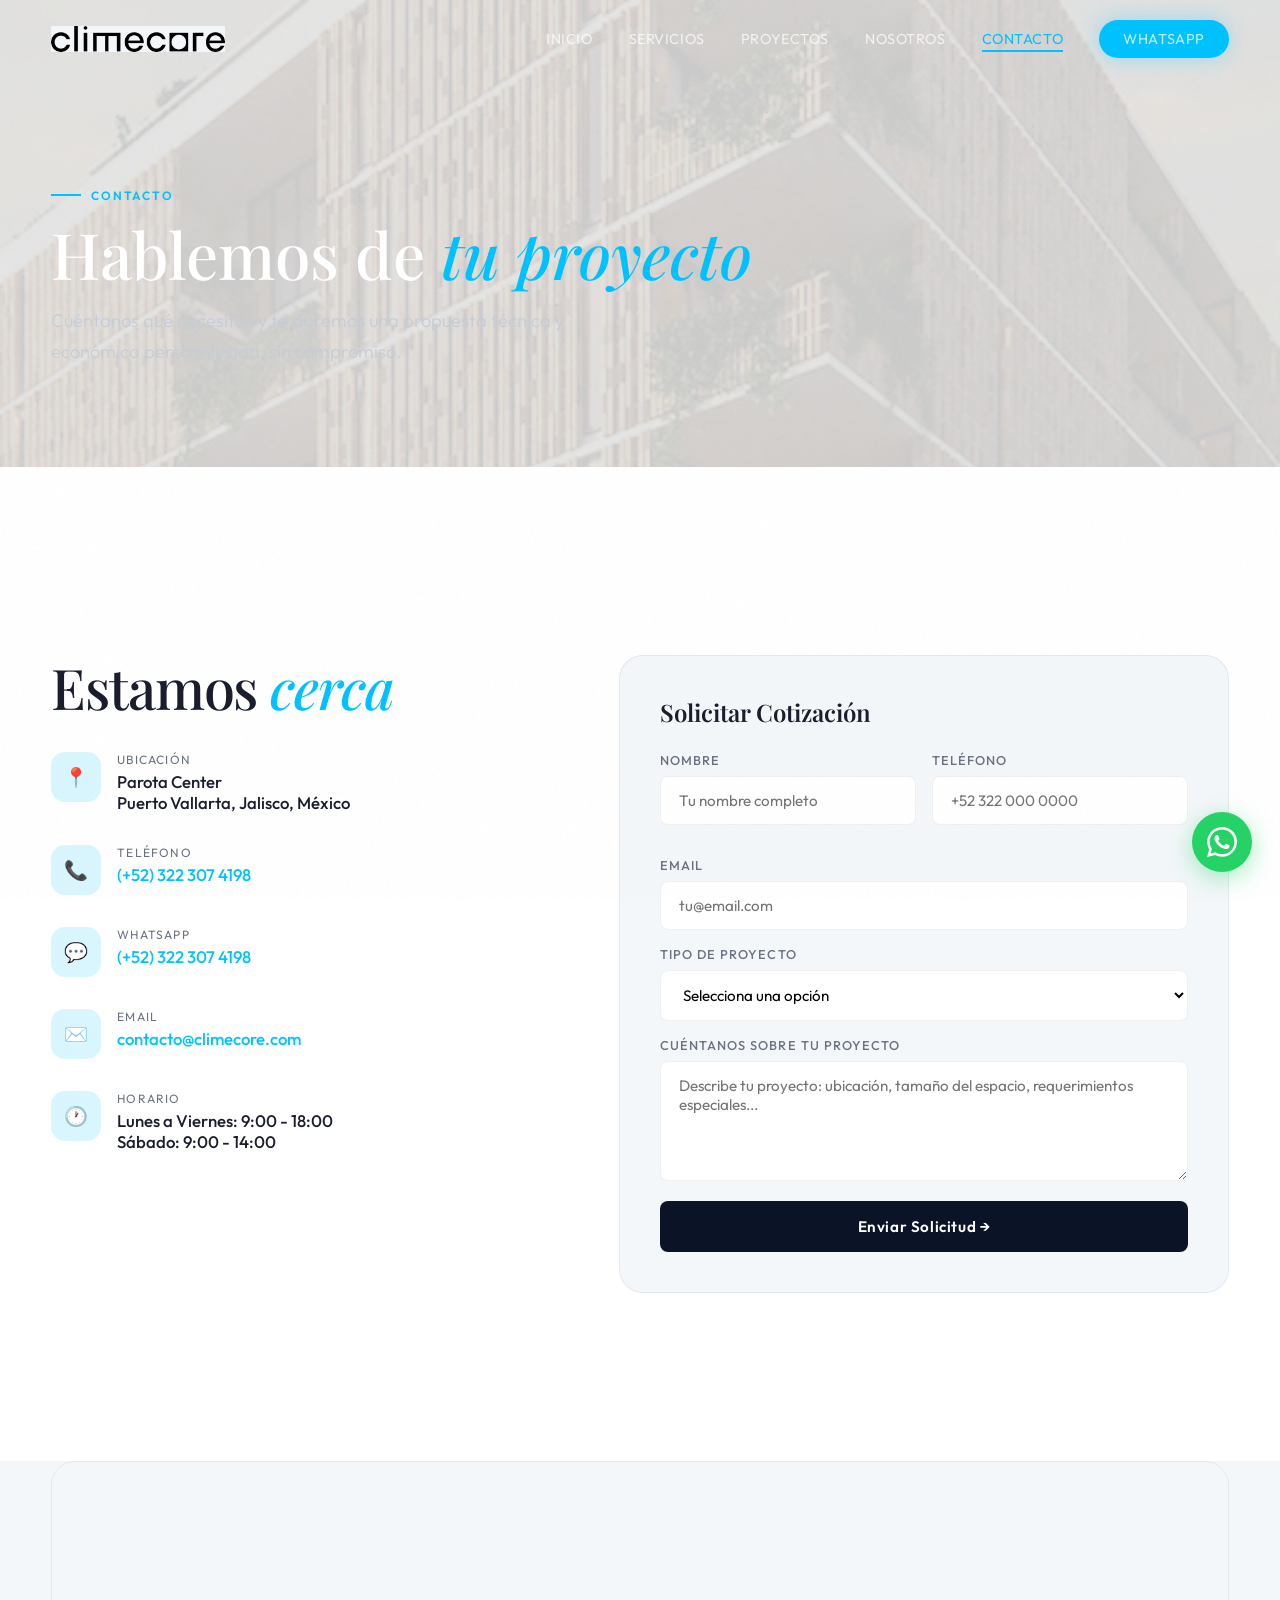
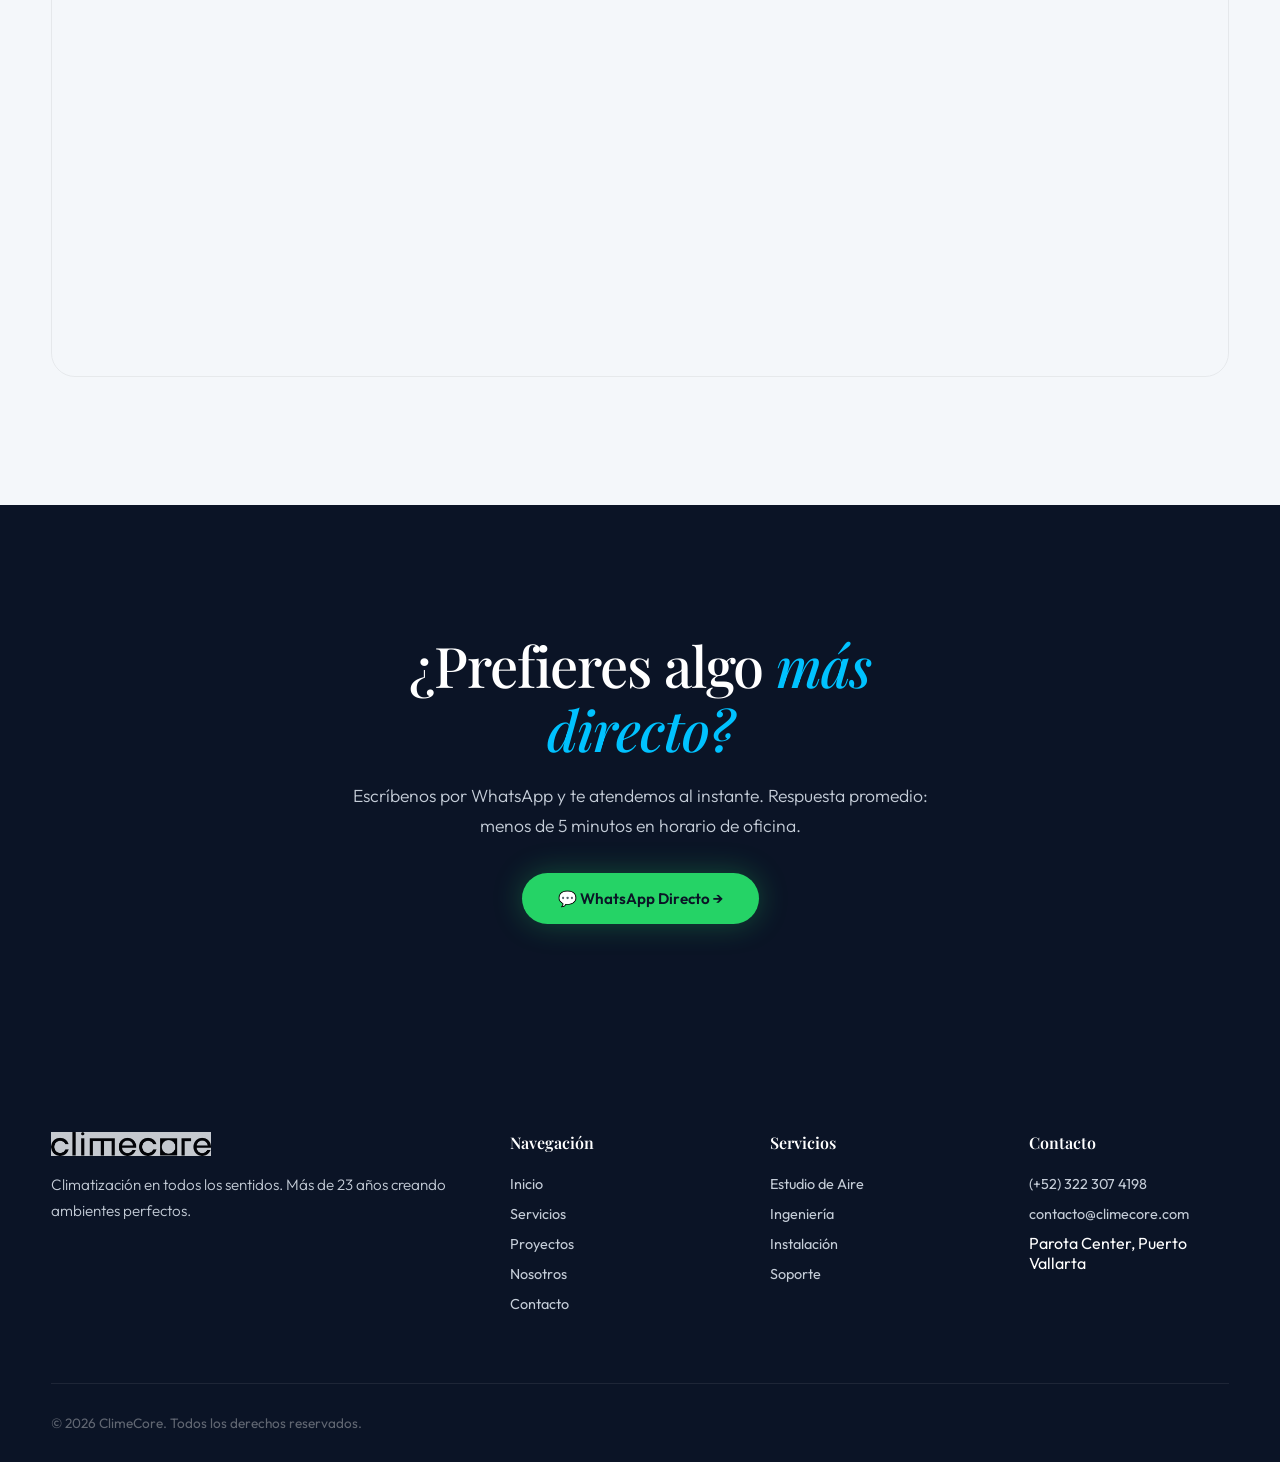
<file: contacto.html>
<!DOCTYPE html>
<html lang="es">
<head>
  <meta charset="UTF-8">
  <meta name="viewport" content="width=device-width, initial-scale=1.0">
  <title>Contacto — ClimeCore</title>
  <meta name="description" content="Contáctanos para cotizar tu proyecto HVAC. Puerto Vallarta, Jalisco. (+52) 322 307 4198. contacto@climecore.com">
  <link rel="stylesheet" href="styles.css">
  <link rel="icon" type="image/svg+xml" href="data:image/svg+xml,<svg xmlns='http://www.w3.org/2000/svg' viewBox='0 0 100 100'><text y='.9em' font-size='90'>❄️</text></svg>">
</head>
<body>

<div class="loader"><div class="loader-content"><div class="loader-logo"><img src="logo-white.png" alt="ClimeCore" class="loader-logo-img"></div><div class="loader-bar"><div class="loader-progress"></div></div></div></div>

<nav class="nav scrolled">
  <div class="nav-inner">
    <a href="index.html" class="nav-logo"><img src="logo-white.png" alt="ClimeCore" class="nav-logo-img"></a>
    <div class="nav-mobile-toggle"><span></span><span></span><span></span></div>
    <div class="nav-links">
      <a href="index.html">Inicio</a>
      <a href="servicios.html">Servicios</a>
      <a href="proyectos.html">Proyectos</a>
      <a href="nosotros.html">Nosotros</a>
      <a href="contacto.html" class="active">Contacto</a>
      <a href="https://wa.me/523223074198" target="_blank" class="nav-cta">WhatsApp</a>
    </div>
  </div>
</nav>

<div class="page-header">
  <div class="page-header-bg"><img src="proyecto-ofrenda.png" alt="Edificio moderno"></div>
  <div class="container page-header-content">
    <div class="section-label" style="color: var(--ice);">Contacto</div>
    <h1 class="page-header-title">Hablemos de <em style="color: var(--ice); font-style: italic;">tu proyecto</em></h1>
    <p class="page-header-text">Cuéntanos qué necesitas y te daremos una propuesta técnica y económica personalizada, sin compromiso.</p>
  </div>
</div>

<!-- CONTACT -->
<section class="section">
  <div class="container">
    <div class="contact-grid">
      <div class="reveal-left">
        <h2 class="section-title" style="margin-bottom: 32px;">Estamos <em>cerca</em></h2>

        <div class="contact-info-item">
          <div class="contact-info-icon">📍</div>
          <div>
            <div class="contact-info-label">Ubicación</div>
            <div class="contact-info-value">Parota Center<br>Puerto Vallarta, Jalisco, México</div>
          </div>
        </div>

        <div class="contact-info-item">
          <div class="contact-info-icon">📞</div>
          <div>
            <div class="contact-info-label">Teléfono</div>
            <div class="contact-info-value"><a href="tel:+523223074198">(+52) 322 307 4198</a></div>
          </div>
        </div>

        <div class="contact-info-item">
          <div class="contact-info-icon">💬</div>
          <div>
            <div class="contact-info-label">WhatsApp</div>
            <div class="contact-info-value"><a href="https://wa.me/523223074198" target="_blank">(+52) 322 307 4198</a></div>
          </div>
        </div>

        <div class="contact-info-item">
          <div class="contact-info-icon">✉️</div>
          <div>
            <div class="contact-info-label">Email</div>
            <div class="contact-info-value"><a href="mailto:contacto@climecore.com">contacto@climecore.com</a></div>
          </div>
        </div>

        <div class="contact-info-item">
          <div class="contact-info-icon">🕐</div>
          <div>
            <div class="contact-info-label">Horario</div>
            <div class="contact-info-value">Lunes a Viernes: 9:00 - 18:00<br>Sábado: 9:00 - 14:00</div>
          </div>
        </div>
      </div>

      <div class="contact-form reveal-right">
        <h3 style="font-family: var(--font-display); font-size: 1.5rem; font-weight: 600; margin-bottom: 24px;">Solicitar Cotización</h3>
        <form action="#" method="POST">
          <div class="form-row">
            <div class="form-group">
              <label for="nombre">Nombre</label>
              <input type="text" id="nombre" name="nombre" placeholder="Tu nombre completo" required>
            </div>
            <div class="form-group">
              <label for="telefono">Teléfono</label>
              <input type="tel" id="telefono" name="telefono" placeholder="+52 322 000 0000" required>
            </div>
          </div>
          <div class="form-group">
            <label for="email">Email</label>
            <input type="email" id="email" name="email" placeholder="tu@email.com" required>
          </div>
          <div class="form-group">
            <label for="tipo">Tipo de Proyecto</label>
            <select id="tipo" name="tipo">
              <option value="">Selecciona una opción</option>
              <option value="residencial">Residencial</option>
              <option value="comercial">Comercial</option>
              <option value="hotelero">Hotelero</option>
              <option value="restaurante">Restaurante</option>
              <option value="oficinas">Oficinas</option>
              <option value="otro">Otro</option>
            </select>
          </div>
          <div class="form-group">
            <label for="mensaje">Cuéntanos sobre tu proyecto</label>
            <textarea id="mensaje" name="mensaje" placeholder="Describe tu proyecto: ubicación, tamaño del espacio, requerimientos especiales..."></textarea>
          </div>
          <button type="submit" class="btn-submit">Enviar Solicitud →</button>
        </form>
      </div>
    </div>
  </div>
</section>

<!-- MAP -->
<section class="section section-alt" style="padding-top: 0;">
  <div class="container">
    <div class="map-container reveal-scale">
      <iframe src="https://www.google.com/maps/embed?pb=!1m18!1m12!1m3!1d59625.50107955!2d-105.2787!3d20.6534!2m3!1f0!2f0!3f0!3m2!1i1024!2i768!4f13.1!3m3!1m2!1s0x842145635063c87f%3A0x79cfbf4c64b13b1d!2sPuerto%20Vallarta%2C%20Jalisco%2C%20Mexico!5e0!3m2!1ses!2smx!4v1709147200000!5m2!1ses!2smx" allowfullscreen="" loading="lazy" referrerpolicy="no-referrer-when-downgrade"></iframe>
    </div>
  </div>
</section>

<!-- CTA WHATSAPP -->
<section class="section section-dark" style="text-align: center;">
  <div class="container">
    <div class="reveal-scale" style="max-width: 600px; margin: 0 auto;">
      <h2 class="section-title">¿Prefieres algo <em>más directo?</em></h2>
      <p class="section-subtitle" style="color: var(--text-on-dark); margin: 0 auto 32px;">Escríbenos por WhatsApp y te atendemos al instante. Respuesta promedio: menos de 5 minutos en horario de oficina.</p>
      <a href="https://wa.me/523223074198" target="_blank" class="btn-primary" style="background: #25D366; box-shadow: 0 0 30px rgba(37,211,102,0.3);">
        💬 WhatsApp Directo →
      </a>
    </div>
  </div>
</section>

<footer class="footer">
  <div class="container">
    <div class="footer-grid">
      <div class="footer-brand"><a href="index.html" class="nav-logo" style="margin-bottom: 8px;"><img src="logo-white.png" alt="ClimeCore" class="footer-logo-img"></a><p>Climatización en todos los sentidos. Más de 23 años creando ambientes perfectos.</p></div>
      <div><div class="footer-heading">Navegación</div><ul class="footer-links"><li><a href="index.html">Inicio</a></li><li><a href="servicios.html">Servicios</a></li><li><a href="proyectos.html">Proyectos</a></li><li><a href="nosotros.html">Nosotros</a></li><li><a href="contacto.html">Contacto</a></li></ul></div>
      <div><div class="footer-heading">Servicios</div><ul class="footer-links"><li><a href="servicios.html">Estudio de Aire</a></li><li><a href="servicios.html">Ingeniería</a></li><li><a href="servicios.html">Instalación</a></li><li><a href="servicios.html">Soporte</a></li></ul></div>
      <div><div class="footer-heading">Contacto</div><ul class="footer-links"><li><a href="tel:+523223074198">(+52) 322 307 4198</a></li><li><a href="mailto:contacto@climecore.com">contacto@climecore.com</a></li><li>Parota Center, Puerto Vallarta</li></ul></div>
    </div>
    <div class="footer-bottom"><p>&copy; 2026 ClimeCore. Todos los derechos reservados.</p></div>
  </div>
</footer>

<a href="https://wa.me/523223074198" target="_blank" class="whatsapp-float" aria-label="WhatsApp"><svg viewBox="0 0 24 24"><path d="M17.472 14.382c-.297-.149-1.758-.867-2.03-.967-.273-.099-.471-.148-.67.15-.197.297-.767.966-.94 1.164-.173.199-.347.223-.644.075-.297-.15-1.255-.463-2.39-1.475-.883-.788-1.48-1.761-1.653-2.059-.173-.297-.018-.458.13-.606.134-.133.298-.347.446-.52.149-.174.198-.298.298-.497.099-.198.05-.371-.025-.52-.075-.149-.669-1.612-.916-2.207-.242-.579-.487-.5-.669-.51-.173-.008-.371-.01-.57-.01-.198 0-.52.074-.792.372-.272.297-1.04 1.016-1.04 2.479 0 1.462 1.065 2.875 1.213 3.074.149.198 2.096 3.2 5.077 4.487.709.306 1.262.489 1.694.625.712.227 1.36.195 1.871.118.571-.085 1.758-.719 2.006-1.413.248-.694.248-1.289.173-1.413-.074-.124-.272-.198-.57-.347m-5.421 7.403h-.004a9.87 9.87 0 01-5.031-1.378l-.361-.214-3.741.982.998-3.648-.235-.374a9.86 9.86 0 01-1.51-5.26c.001-5.45 4.436-9.884 9.888-9.884 2.64 0 5.122 1.03 6.988 2.898a9.825 9.825 0 012.893 6.994c-.003 5.45-4.437 9.884-9.885 9.884m8.413-18.297A11.815 11.815 0 0012.05 0C5.495 0 .16 5.335.157 11.892c0 2.096.547 4.142 1.588 5.945L.057 24l6.305-1.654a11.882 11.882 0 005.683 1.448h.005c6.554 0 11.89-5.335 11.893-11.893a11.821 11.821 0 00-3.48-8.413z"/></svg></a>

<script src="script.js"></script>
</body>
</html>
</file>
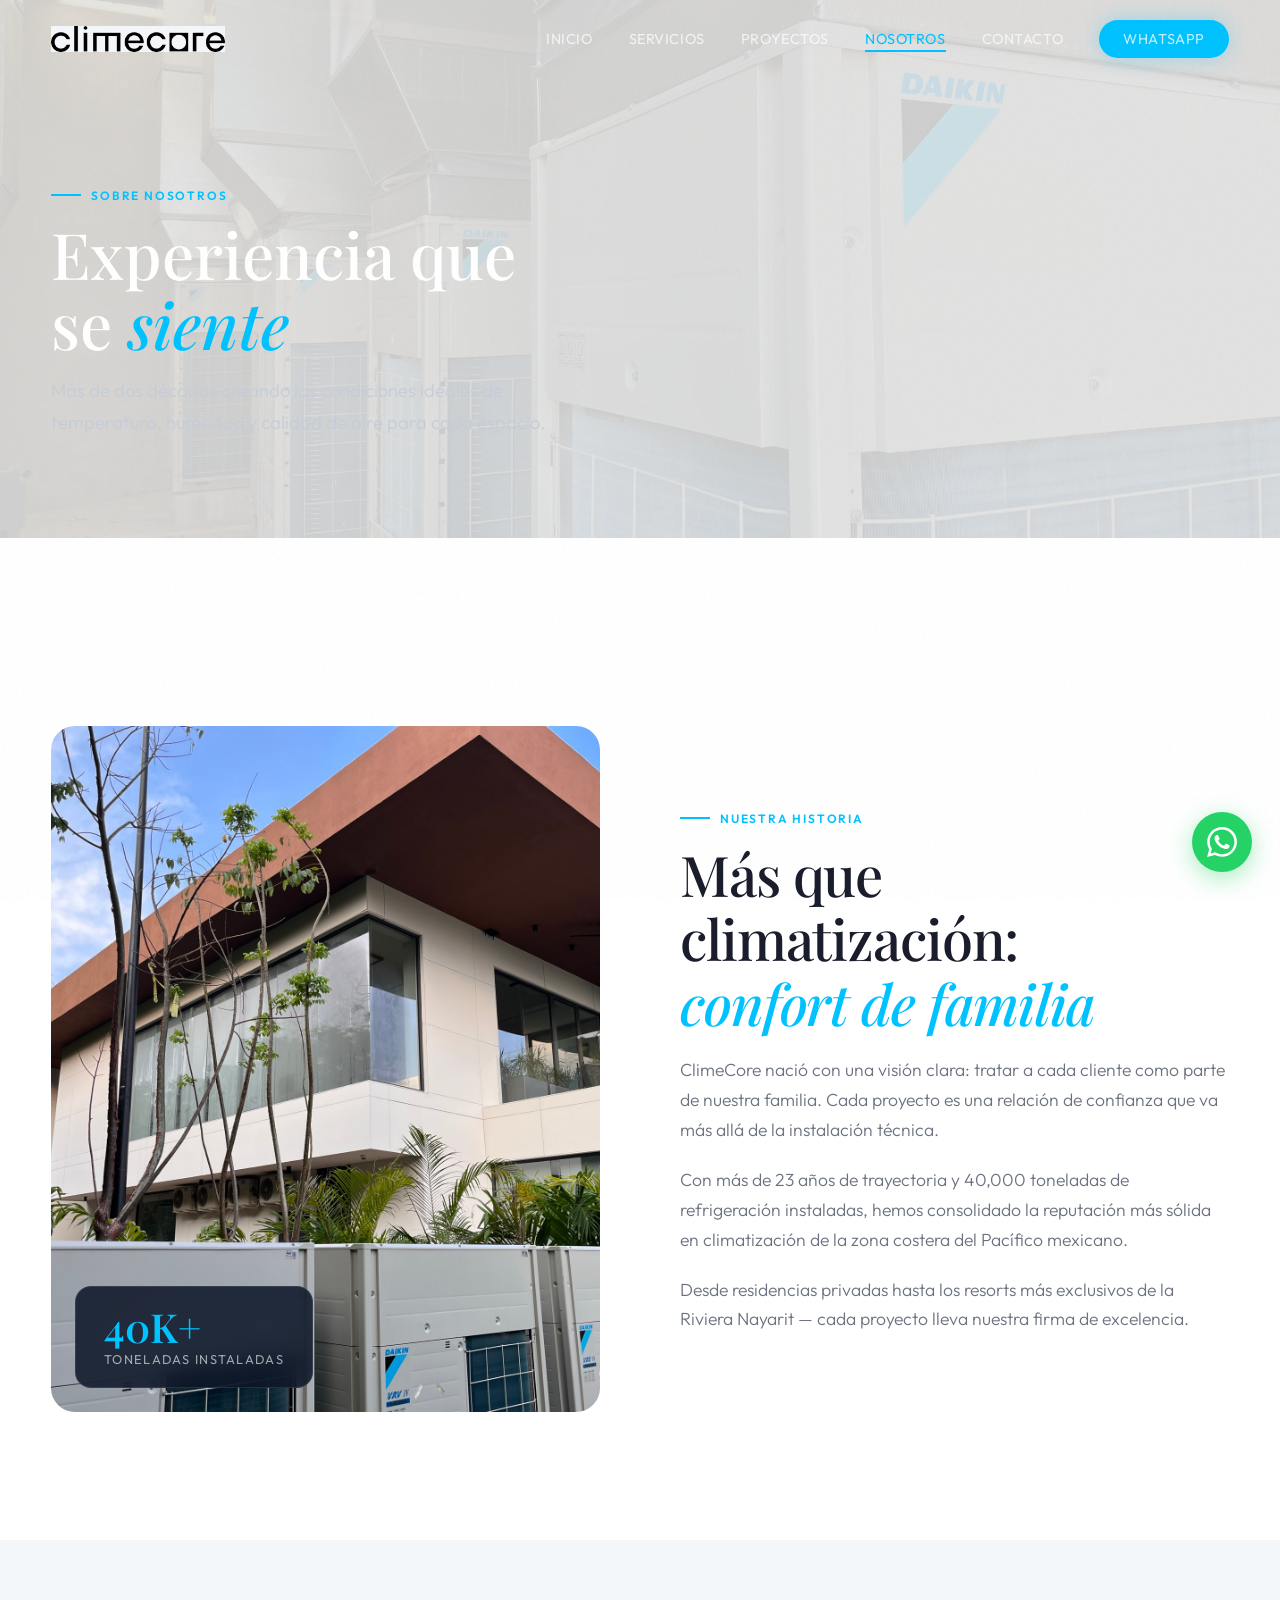
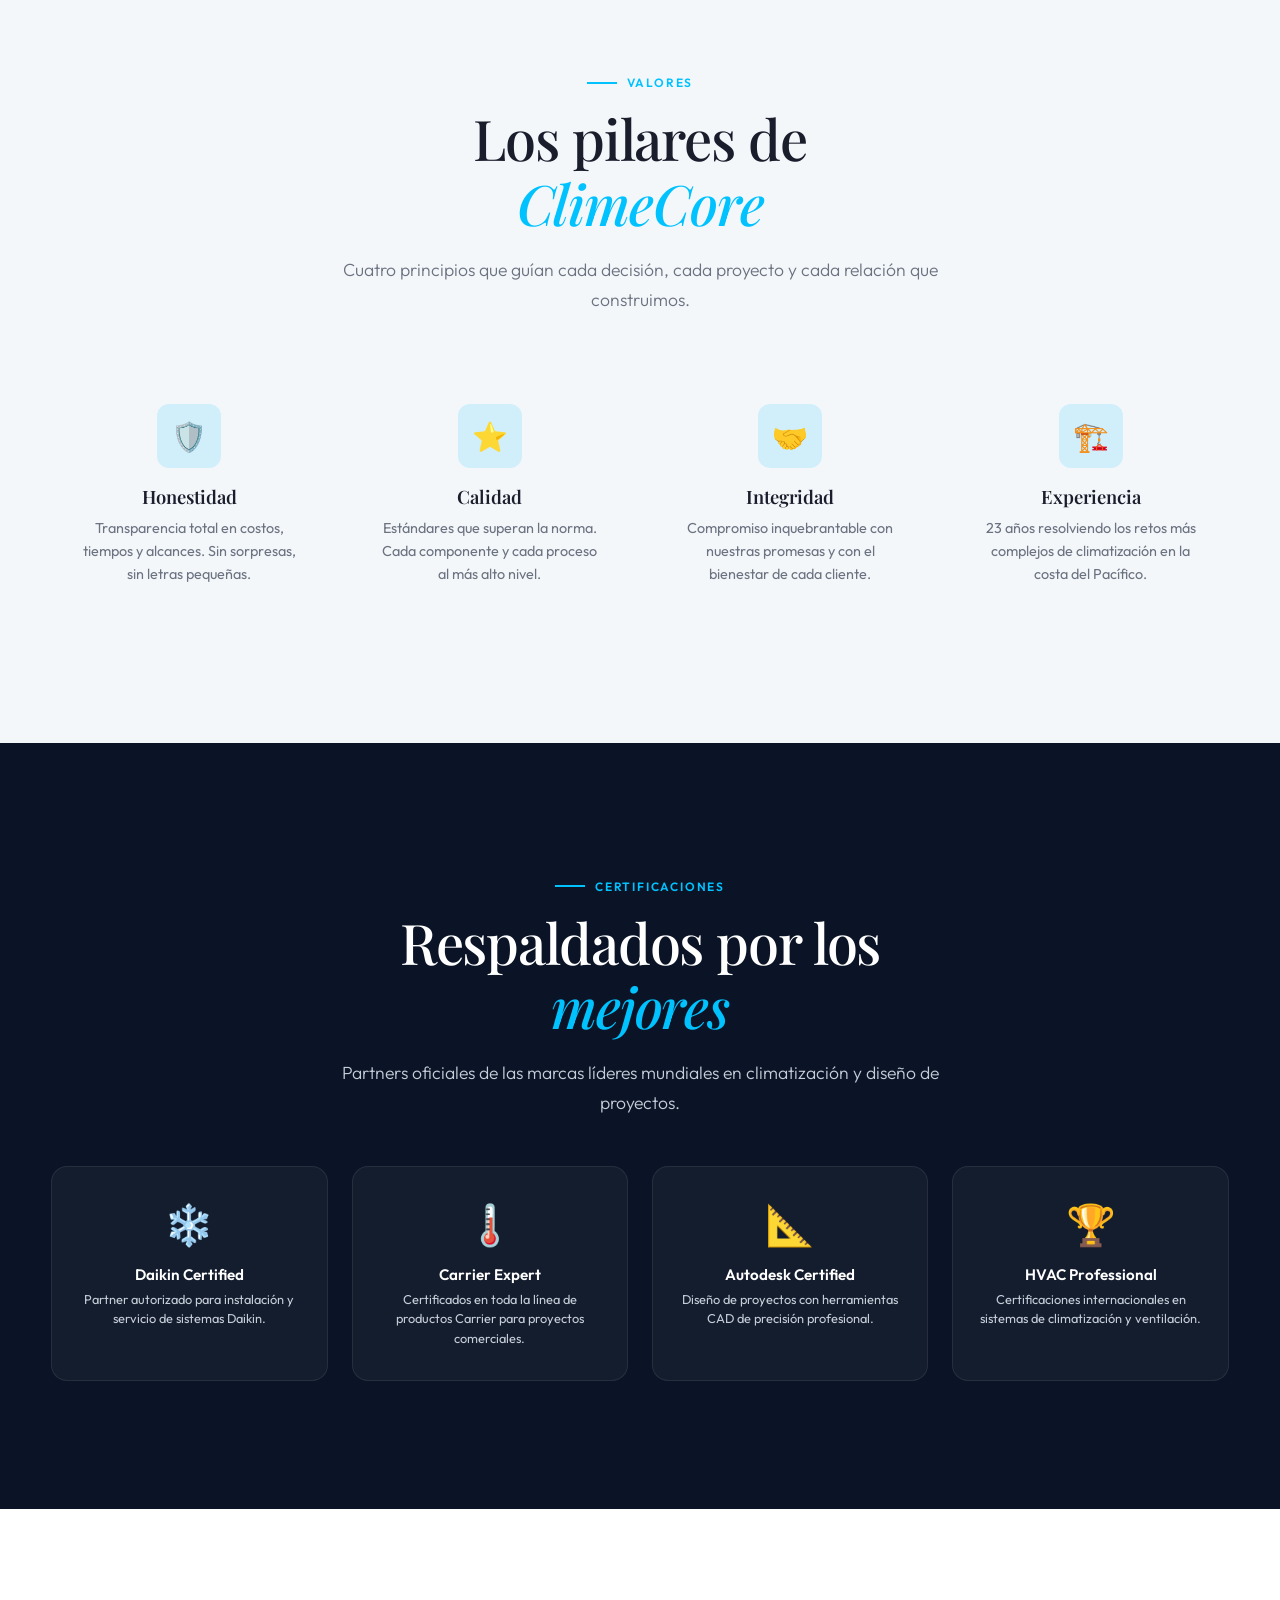
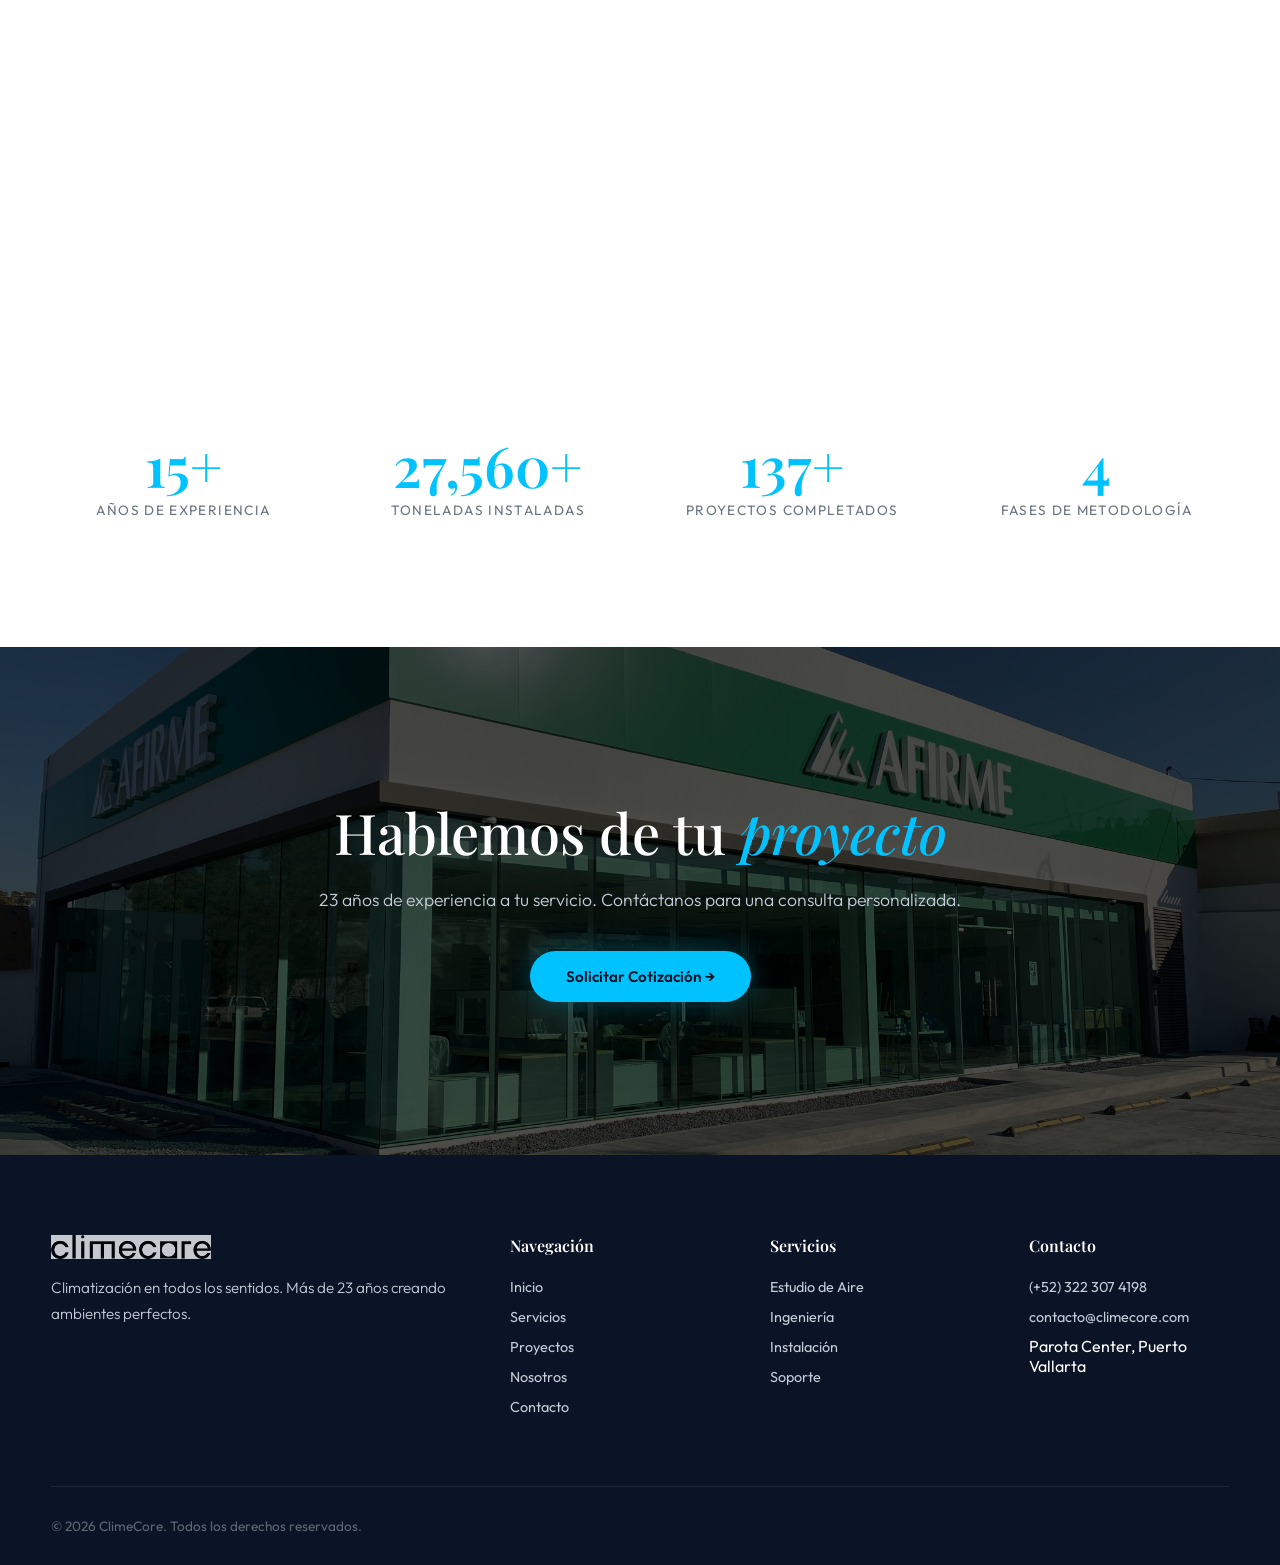
<file: nosotros.html>
<!DOCTYPE html>
<html lang="es">
<head>
  <meta charset="UTF-8">
  <meta name="viewport" content="width=device-width, initial-scale=1.0">
  <title>Nosotros — ClimeCore</title>
  <meta name="description" content="23+ años de experiencia en climatización HVAC. Valores, certificaciones y equipo ClimeCore. Puerto Vallarta, México.">
  <link rel="stylesheet" href="styles.css">
  <link rel="icon" type="image/svg+xml" href="data:image/svg+xml,<svg xmlns='http://www.w3.org/2000/svg' viewBox='0 0 100 100'><text y='.9em' font-size='90'>❄️</text></svg>">
</head>
<body>

<div class="loader"><div class="loader-content"><div class="loader-logo"><img src="logo-white.png" alt="ClimeCore" class="loader-logo-img"></div><div class="loader-bar"><div class="loader-progress"></div></div></div></div>

<nav class="nav scrolled">
  <div class="nav-inner">
    <a href="index.html" class="nav-logo"><img src="logo-white.png" alt="ClimeCore" class="nav-logo-img"></a>
    <div class="nav-mobile-toggle"><span></span><span></span><span></span></div>
    <div class="nav-links">
      <a href="index.html">Inicio</a>
      <a href="servicios.html">Servicios</a>
      <a href="proyectos.html">Proyectos</a>
      <a href="nosotros.html" class="active">Nosotros</a>
      <a href="contacto.html">Contacto</a>
      <a href="https://wa.me/523223074198" target="_blank" class="nav-cta">WhatsApp</a>
    </div>
  </div>
</nav>

<div class="page-header">
  <div class="page-header-bg"><img src="IMG_2588.jpeg" alt="Equipo ClimeCore"></div>
  <div class="container page-header-content">
    <div class="section-label" style="color: var(--ice);">Sobre Nosotros</div>
    <h1 class="page-header-title">Experiencia que<br>se <em style="color: var(--ice); font-style: italic;">siente</em></h1>
    <p class="page-header-text">Más de dos décadas creando las condiciones ideales de temperatura, humedad y calidad de aire para cada espacio.</p>
  </div>
</div>

<!-- OUR STORY -->
<section class="section">
  <div class="container">
    <div class="about-split">
      <div class="about-image reveal-left">
        <img src="IMG_5940.jpeg" alt="Proyecto ClimeCore" loading="lazy">
        <div class="about-image-badge">
          <div class="number">40K+</div>
          <div class="label">Toneladas instaladas</div>
        </div>
      </div>
      <div class="reveal-right">
        <div class="section-label">Nuestra Historia</div>
        <h2 class="section-title">Más que climatización:<br><em>confort de familia</em></h2>
        <p class="section-subtitle" style="margin-bottom: 20px;">ClimeCore nació con una visión clara: tratar a cada cliente como parte de nuestra familia. Cada proyecto es una relación de confianza que va más allá de la instalación técnica.</p>
        <p class="section-subtitle" style="margin-bottom: 20px;">Con más de 23 años de trayectoria y 40,000 toneladas de refrigeración instaladas, hemos consolidado la reputación más sólida en climatización de la zona costera del Pacífico mexicano.</p>
        <p class="section-subtitle">Desde residencias privadas hasta los resorts más exclusivos de la Riviera Nayarit — cada proyecto lleva nuestra firma de excelencia.</p>
      </div>
    </div>
  </div>
</section>

<!-- VALUES -->
<section class="section section-alt">
  <div class="container">
    <div class="reveal" style="text-align: center; max-width: 600px; margin: 0 auto;">
      <div class="section-label" style="justify-content: center;">Valores</div>
      <h2 class="section-title">Los pilares de<br><em>ClimeCore</em></h2>
      <p class="section-subtitle" style="margin: 0 auto;">Cuatro principios que guían cada decisión, cada proyecto y cada relación que construimos.</p>
    </div>
    <div class="values-grid" style="grid-template-columns: repeat(4, 1fr); margin-top: 60px;">
      <div class="value-item reveal stagger-1" style="text-align: center;">
        <div class="value-icon" style="margin: 0 auto 16px; width: 64px; height: 64px; font-size: 1.8rem;">🛡️</div>
        <div class="value-title">Honestidad</div>
        <div class="value-text">Transparencia total en costos, tiempos y alcances. Sin sorpresas, sin letras pequeñas.</div>
      </div>
      <div class="value-item reveal stagger-2" style="text-align: center;">
        <div class="value-icon" style="margin: 0 auto 16px; width: 64px; height: 64px; font-size: 1.8rem;">⭐</div>
        <div class="value-title">Calidad</div>
        <div class="value-text">Estándares que superan la norma. Cada componente y cada proceso al más alto nivel.</div>
      </div>
      <div class="value-item reveal stagger-3" style="text-align: center;">
        <div class="value-icon" style="margin: 0 auto 16px; width: 64px; height: 64px; font-size: 1.8rem;">🤝</div>
        <div class="value-title">Integridad</div>
        <div class="value-text">Compromiso inquebrantable con nuestras promesas y con el bienestar de cada cliente.</div>
      </div>
      <div class="value-item reveal stagger-4" style="text-align: center;">
        <div class="value-icon" style="margin: 0 auto 16px; width: 64px; height: 64px; font-size: 1.8rem;">🏗️</div>
        <div class="value-title">Experiencia</div>
        <div class="value-text">23 años resolviendo los retos más complejos de climatización en la costa del Pacífico.</div>
      </div>
    </div>
  </div>
</section>

<!-- CERTIFICATIONS -->
<section class="section section-dark">
  <div class="container">
    <div class="reveal" style="text-align: center; max-width: 600px; margin: 0 auto;">
      <div class="section-label" style="justify-content: center;">Certificaciones</div>
      <h2 class="section-title">Respaldados por los <em>mejores</em></h2>
      <p class="section-subtitle" style="margin: 0 auto;">Partners oficiales de las marcas líderes mundiales en climatización y diseño de proyectos.</p>
    </div>
    <div class="certs-grid">
      <div class="cert-card reveal stagger-1">
        <div class="cert-icon">❄️</div>
        <div class="cert-name">Daikin Certified</div>
        <div class="cert-desc">Partner autorizado para instalación y servicio de sistemas Daikin.</div>
      </div>
      <div class="cert-card reveal stagger-2">
        <div class="cert-icon">🌡️</div>
        <div class="cert-name">Carrier Expert</div>
        <div class="cert-desc">Certificados en toda la línea de productos Carrier para proyectos comerciales.</div>
      </div>
      <div class="cert-card reveal stagger-3">
        <div class="cert-icon">📐</div>
        <div class="cert-name">Autodesk Certified</div>
        <div class="cert-desc">Diseño de proyectos con herramientas CAD de precisión profesional.</div>
      </div>
      <div class="cert-card reveal stagger-4">
        <div class="cert-icon">🏆</div>
        <div class="cert-name">HVAC Professional</div>
        <div class="cert-desc">Certificaciones internacionales en sistemas de climatización y ventilación.</div>
      </div>
    </div>
  </div>
</section>

<!-- PARALLAX -->
<div class="parallax-band">
  <img src="IMG_5867.jpeg" alt="Interior premium" loading="lazy">
  <div class="parallax-band-content container">
    <p class="parallax-band-text reveal">"Tratamos a cada cliente como parte de nuestra <em>familia</em>"</p>
  </div>
</div>

<!-- STATS -->
<section class="section">
  <div class="container">
    <div style="display: grid; grid-template-columns: repeat(4, 1fr); gap: 40px; text-align: center;">
      <div class="reveal stagger-1">
        <div style="font-family: var(--font-display); font-size: 3.5rem; font-weight: 600; color: var(--ice); line-height: 1;"><span class="counter" data-target="23" data-suffix="+">0</span></div>
        <div style="font-size: 0.85rem; color: var(--text-light); text-transform: uppercase; letter-spacing: 0.1em; margin-top: 8px;">Años de experiencia</div>
      </div>
      <div class="reveal stagger-2">
        <div style="font-family: var(--font-display); font-size: 3.5rem; font-weight: 600; color: var(--ice); line-height: 1;"><span class="counter" data-target="40000" data-suffix="+">0</span></div>
        <div style="font-size: 0.85rem; color: var(--text-light); text-transform: uppercase; letter-spacing: 0.1em; margin-top: 8px;">Toneladas instaladas</div>
      </div>
      <div class="reveal stagger-3">
        <div style="font-family: var(--font-display); font-size: 3.5rem; font-weight: 600; color: var(--ice); line-height: 1;"><span class="counter" data-target="200" data-suffix="+">0</span></div>
        <div style="font-size: 0.85rem; color: var(--text-light); text-transform: uppercase; letter-spacing: 0.1em; margin-top: 8px;">Proyectos completados</div>
      </div>
      <div class="reveal stagger-4">
        <div style="font-family: var(--font-display); font-size: 3.5rem; font-weight: 600; color: var(--ice); line-height: 1;"><span class="counter" data-target="6" data-suffix="">0</span></div>
        <div style="font-size: 0.85rem; color: var(--text-light); text-transform: uppercase; letter-spacing: 0.1em; margin-top: 8px;">Fases de metodología</div>
      </div>
    </div>
  </div>
</section>

<!-- CTA -->
<section class="cta-section">
  <div class="cta-bg"><img src="IMG_3750.jpeg" alt="Edificio" loading="lazy"></div>
  <div class="container">
    <div class="cta-content reveal-scale">
      <h2 class="cta-title">Hablemos de tu <em>proyecto</em></h2>
      <p class="cta-text">23 años de experiencia a tu servicio. Contáctanos para una consulta personalizada.</p>
      <a href="contacto.html" class="btn-primary">Solicitar Cotización →</a>
    </div>
  </div>
</section>

<footer class="footer">
  <div class="container">
    <div class="footer-grid">
      <div class="footer-brand"><a href="index.html" class="nav-logo" style="margin-bottom: 8px;"><img src="logo-white.png" alt="ClimeCore" class="footer-logo-img"></a><p>Climatización en todos los sentidos. Más de 23 años creando ambientes perfectos.</p></div>
      <div><div class="footer-heading">Navegación</div><ul class="footer-links"><li><a href="index.html">Inicio</a></li><li><a href="servicios.html">Servicios</a></li><li><a href="proyectos.html">Proyectos</a></li><li><a href="nosotros.html">Nosotros</a></li><li><a href="contacto.html">Contacto</a></li></ul></div>
      <div><div class="footer-heading">Servicios</div><ul class="footer-links"><li><a href="servicios.html">Estudio de Aire</a></li><li><a href="servicios.html">Ingeniería</a></li><li><a href="servicios.html">Instalación</a></li><li><a href="servicios.html">Soporte</a></li></ul></div>
      <div><div class="footer-heading">Contacto</div><ul class="footer-links"><li><a href="tel:+523223074198">(+52) 322 307 4198</a></li><li><a href="mailto:contacto@climecore.com">contacto@climecore.com</a></li><li>Parota Center, Puerto Vallarta</li></ul></div>
    </div>
    <div class="footer-bottom"><p>&copy; 2026 ClimeCore. Todos los derechos reservados.</p></div>
  </div>
</footer>

<a href="https://wa.me/523223074198" target="_blank" class="whatsapp-float" aria-label="WhatsApp"><svg viewBox="0 0 24 24"><path d="M17.472 14.382c-.297-.149-1.758-.867-2.03-.967-.273-.099-.471-.148-.67.15-.197.297-.767.966-.94 1.164-.173.199-.347.223-.644.075-.297-.15-1.255-.463-2.39-1.475-.883-.788-1.48-1.761-1.653-2.059-.173-.297-.018-.458.13-.606.134-.133.298-.347.446-.52.149-.174.198-.298.298-.497.099-.198.05-.371-.025-.52-.075-.149-.669-1.612-.916-2.207-.242-.579-.487-.5-.669-.51-.173-.008-.371-.01-.57-.01-.198 0-.52.074-.792.372-.272.297-1.04 1.016-1.04 2.479 0 1.462 1.065 2.875 1.213 3.074.149.198 2.096 3.2 5.077 4.487.709.306 1.262.489 1.694.625.712.227 1.36.195 1.871.118.571-.085 1.758-.719 2.006-1.413.248-.694.248-1.289.173-1.413-.074-.124-.272-.198-.57-.347m-5.421 7.403h-.004a9.87 9.87 0 01-5.031-1.378l-.361-.214-3.741.982.998-3.648-.235-.374a9.86 9.86 0 01-1.51-5.26c.001-5.45 4.436-9.884 9.888-9.884 2.64 0 5.122 1.03 6.988 2.898a9.825 9.825 0 012.893 6.994c-.003 5.45-4.437 9.884-9.885 9.884m8.413-18.297A11.815 11.815 0 0012.05 0C5.495 0 .16 5.335.157 11.892c0 2.096.547 4.142 1.588 5.945L.057 24l6.305-1.654a11.882 11.882 0 005.683 1.448h.005c6.554 0 11.89-5.335 11.893-11.893a11.821 11.821 0 00-3.48-8.413z"/></svg></a>

<script src="script.js"></script>
</body>
</html>
</file>
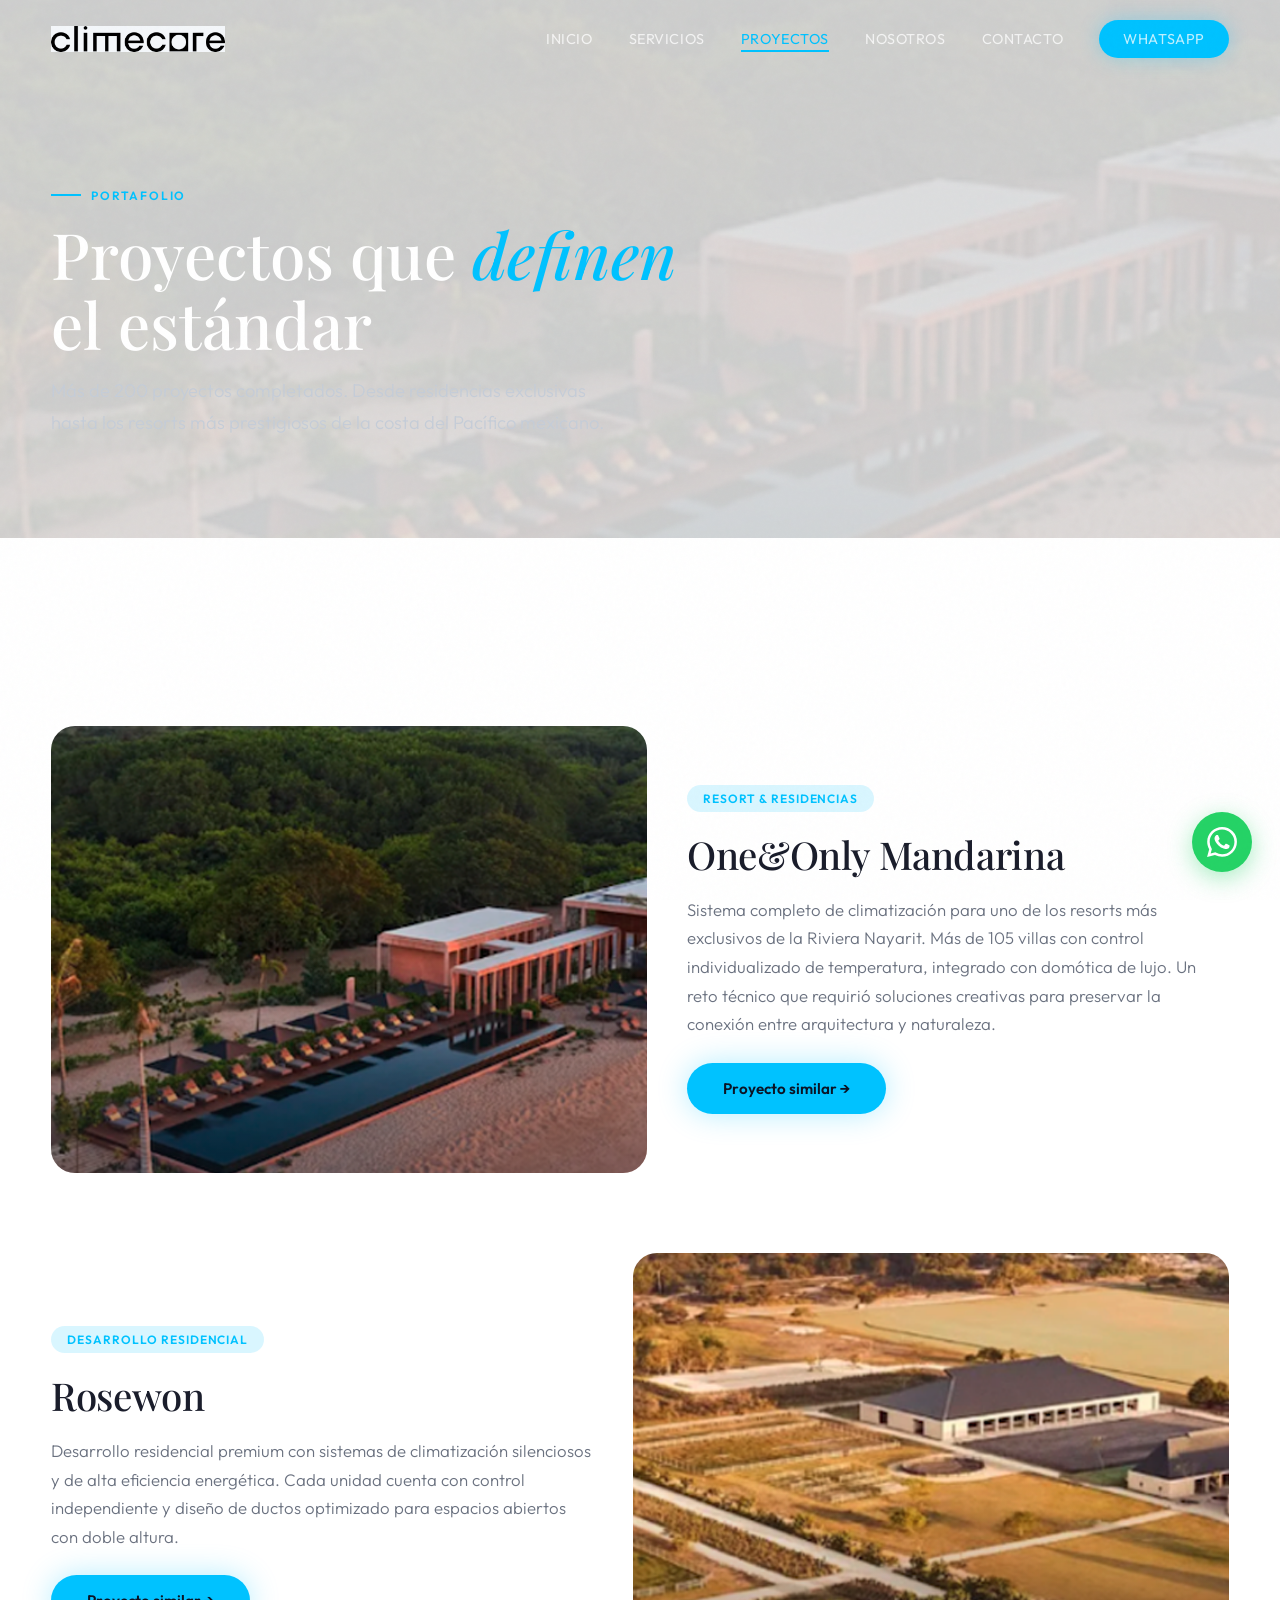
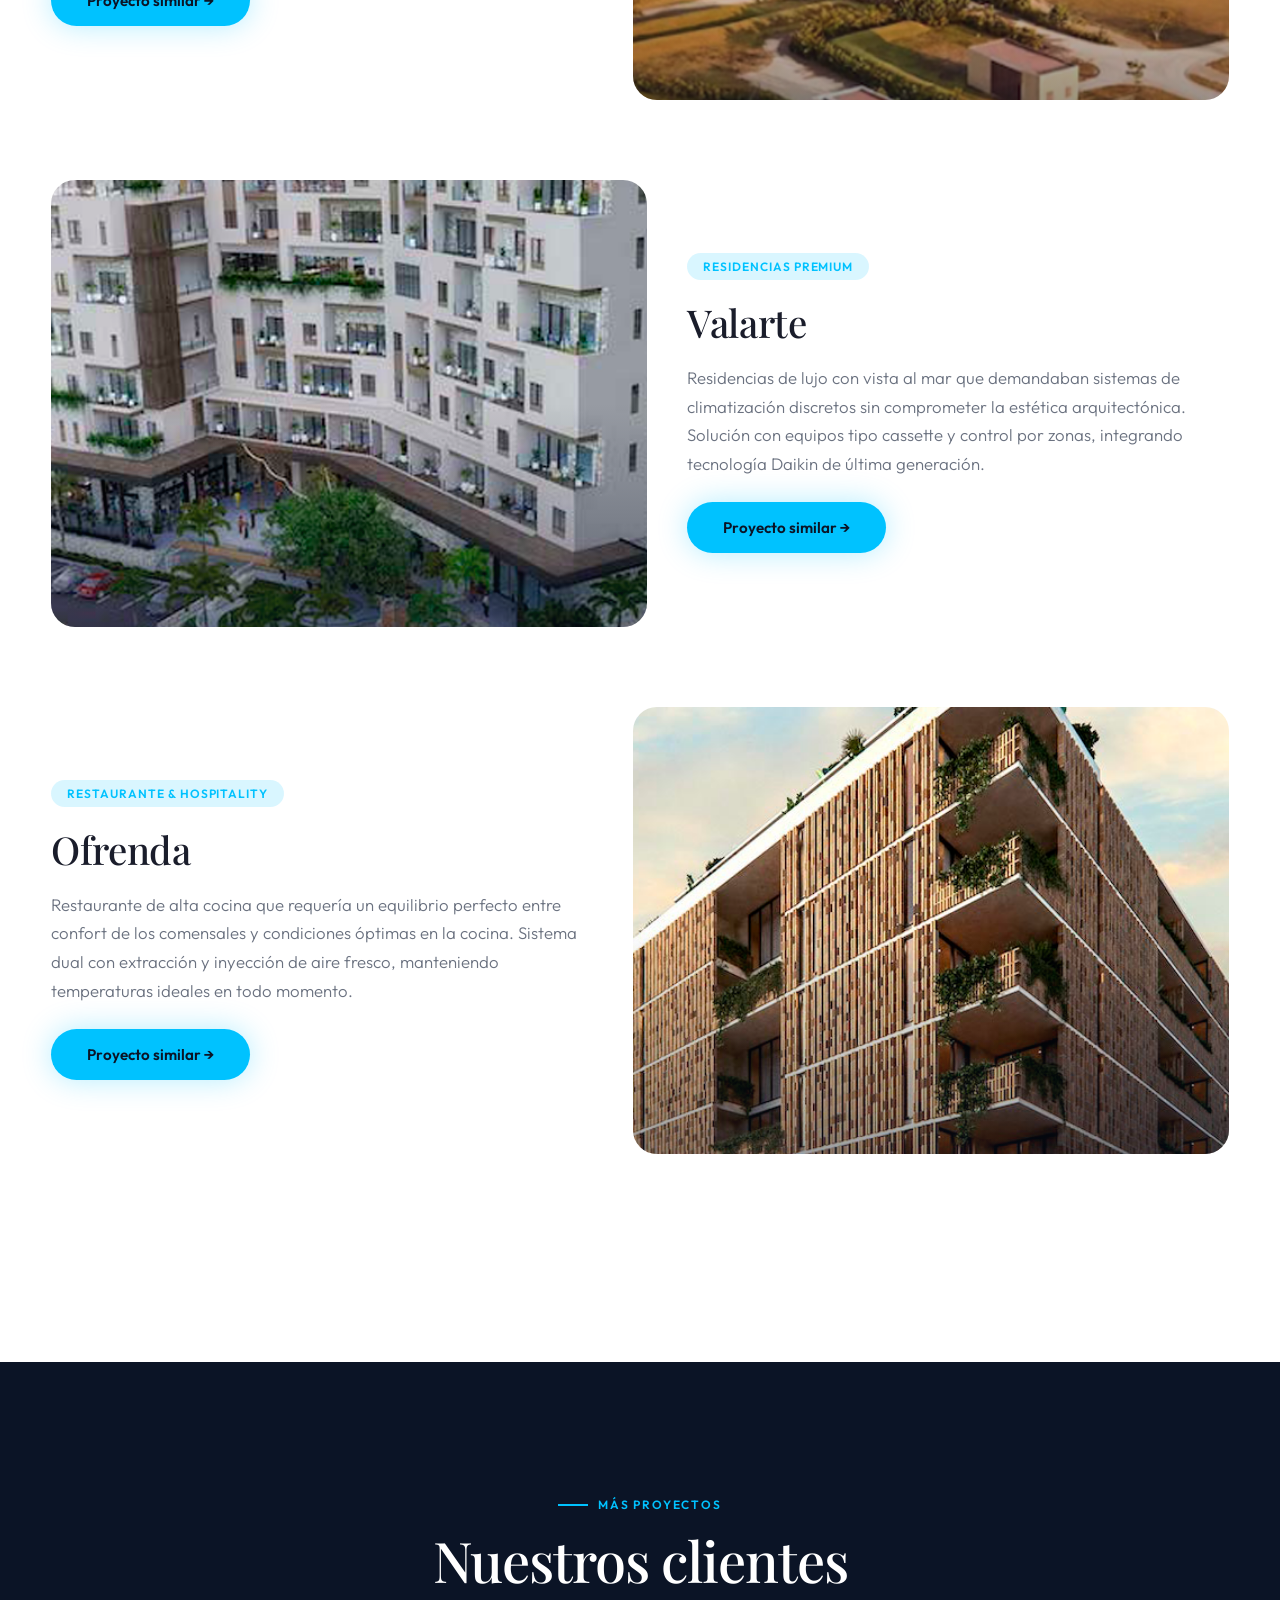
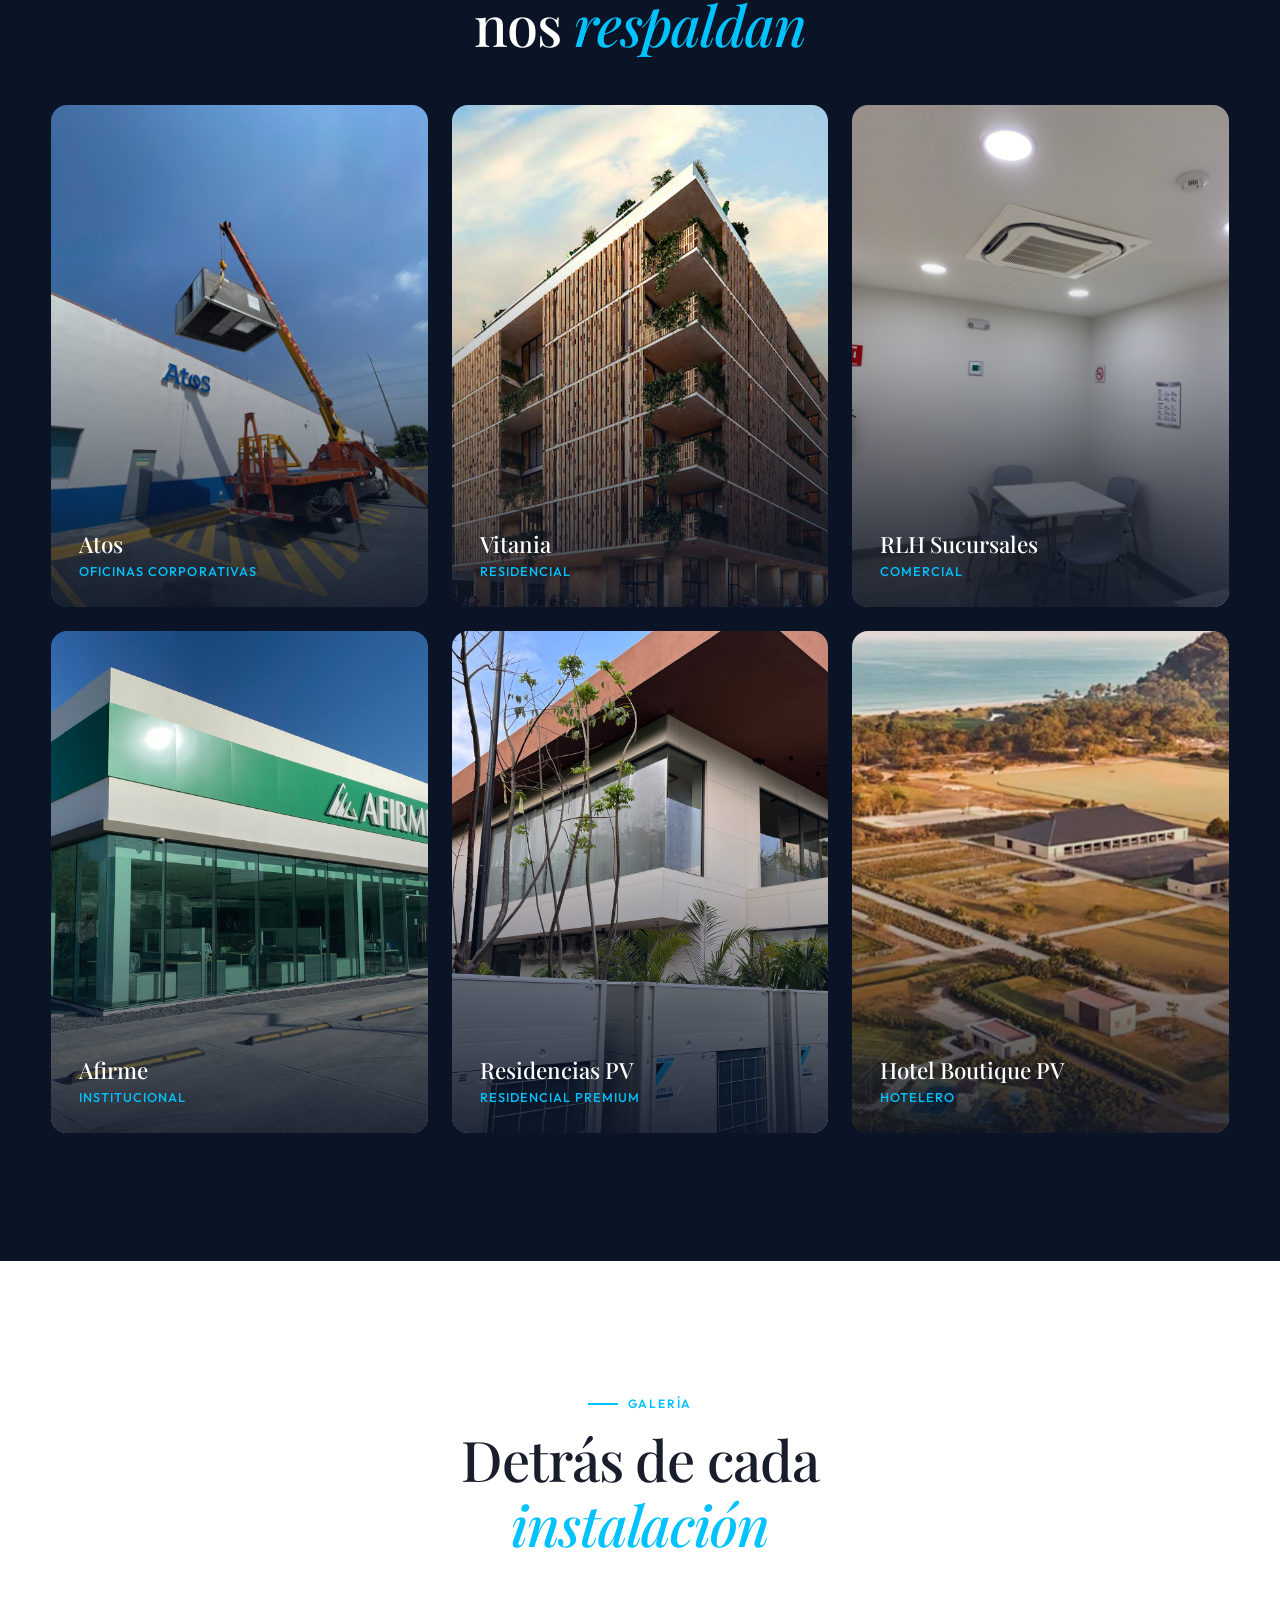
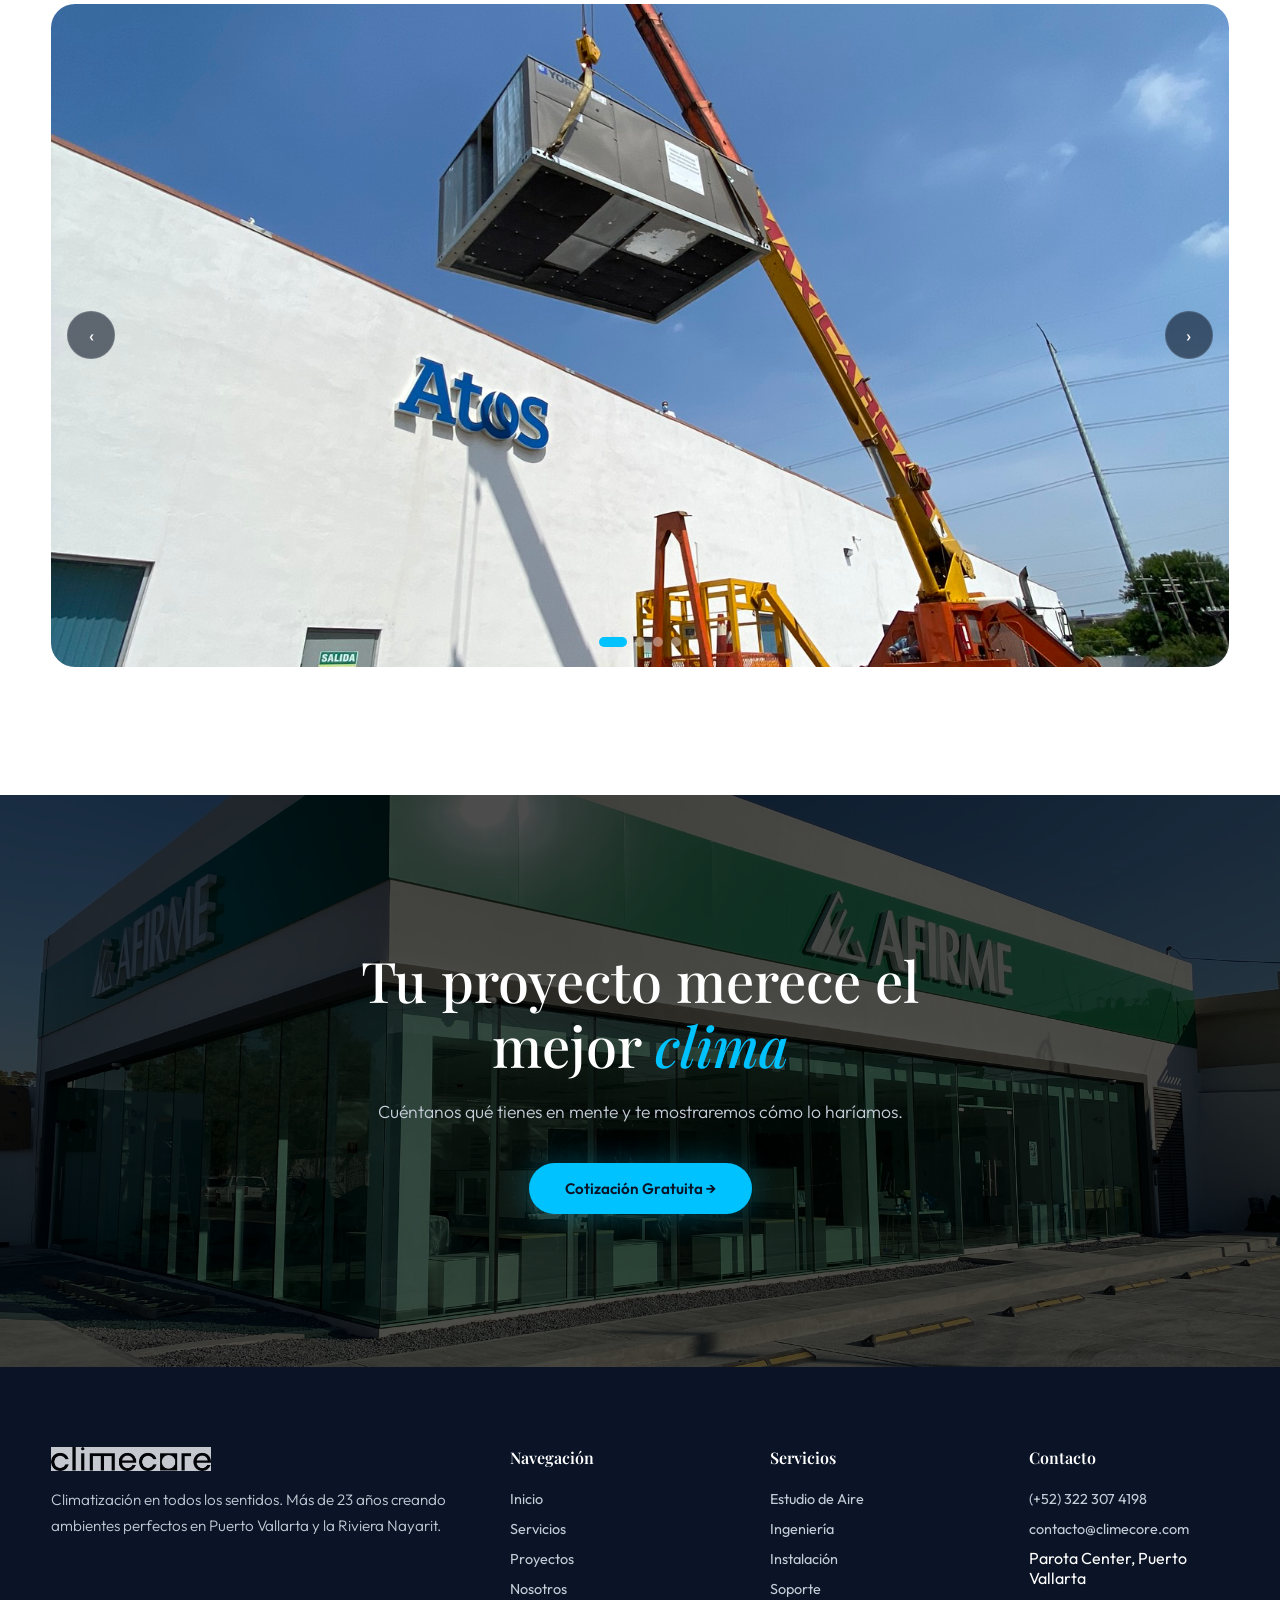
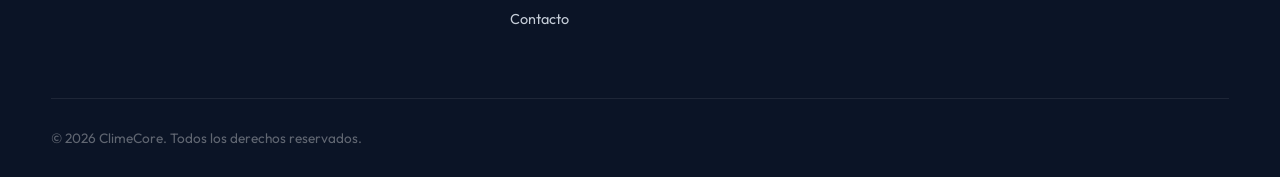
<file: proyectos.html>
<!DOCTYPE html>
<html lang="es">
<head>
  <meta charset="UTF-8">
  <meta name="viewport" content="width=device-width, initial-scale=1.0">
  <title>Proyectos — ClimeCore</title>
  <meta name="description" content="Portafolio ClimeCore: One&Only, Rosewon, Valarte, Ofrenda, Atos y más. Climatización de proyectos premium en Puerto Vallarta.">
  <link rel="stylesheet" href="styles.css">
  <link rel="icon" type="image/svg+xml" href="data:image/svg+xml,<svg xmlns='http://www.w3.org/2000/svg' viewBox='0 0 100 100'><text y='.9em' font-size='90'>❄️</text></svg>">
</head>
<body>

<div class="loader"><div class="loader-content"><div class="loader-logo"><img src="logo-white.png" alt="ClimeCore" class="loader-logo-img"></div><div class="loader-bar"><div class="loader-progress"></div></div></div></div>

<nav class="nav scrolled">
  <div class="nav-inner">
    <a href="index.html" class="nav-logo"><img src="logo-white.png" alt="ClimeCore" class="nav-logo-img"></a>
    <div class="nav-mobile-toggle"><span></span><span></span><span></span></div>
    <div class="nav-links">
      <a href="index.html">Inicio</a>
      <a href="servicios.html">Servicios</a>
      <a href="proyectos.html" class="active">Proyectos</a>
      <a href="nosotros.html">Nosotros</a>
      <a href="contacto.html">Contacto</a>
      <a href="https://wa.me/523223074198" target="_blank" class="nav-cta">WhatsApp</a>
    </div>
  </div>
</nav>

<!-- PAGE HEADER -->
<div class="page-header">
  <div class="page-header-bg">
    <img src="proyecto-oneonly.png" alt="Resort premium">
  </div>
  <div class="container page-header-content">
    <div class="section-label" style="color: var(--ice);">Portafolio</div>
    <h1 class="page-header-title">Proyectos que <em style="color: var(--ice); font-style: italic;">definen</em><br>el estándar</h1>
    <p class="page-header-text">Más de 200 proyectos completados. Desde residencias exclusivas hasta los resorts más prestigiosos de la costa del Pacífico mexicano.</p>
  </div>
</div>

<!-- FEATURED PROJECTS -->
<section class="section">
  <div class="container">
    <div class="projects-showcase">

      <!-- One&Only -->
      <div class="project-featured reveal">
        <div class="project-featured-img">
          <img src="proyecto-oneonly.png" alt="One&Only Mandarina" loading="lazy">
        </div>
        <div>
          <div class="project-tag">Resort & Residencias</div>
          <h3 class="project-name">One&Only Mandarina</h3>
          <p class="project-desc">Sistema completo de climatización para uno de los resorts más exclusivos de la Riviera Nayarit. Más de 105 villas con control individualizado de temperatura, integrado con domótica de lujo. Un reto técnico que requirió soluciones creativas para preservar la conexión entre arquitectura y naturaleza.</p>
          <a href="contacto.html" class="btn-primary" style="display: inline-flex;">Proyecto similar →</a>
        </div>
      </div>

      <!-- Rosewon -->
      <div class="project-featured reveal">
        <div class="project-featured-img">
          <img src="proyecto-rosewon.png" alt="Rosewon" loading="lazy">
        </div>
        <div>
          <div class="project-tag">Desarrollo Residencial</div>
          <h3 class="project-name">Rosewon</h3>
          <p class="project-desc">Desarrollo residencial premium con sistemas de climatización silenciosos y de alta eficiencia energética. Cada unidad cuenta con control independiente y diseño de ductos optimizado para espacios abiertos con doble altura.</p>
          <a href="contacto.html" class="btn-primary" style="display: inline-flex;">Proyecto similar →</a>
        </div>
      </div>

      <!-- Valarte -->
      <div class="project-featured reveal">
        <div class="project-featured-img">
          <img src="proyecto-valarte.png" alt="Valarte" loading="lazy">
        </div>
        <div>
          <div class="project-tag">Residencias Premium</div>
          <h3 class="project-name">Valarte</h3>
          <p class="project-desc">Residencias de lujo con vista al mar que demandaban sistemas de climatización discretos sin comprometer la estética arquitectónica. Solución con equipos tipo cassette y control por zonas, integrando tecnología Daikin de última generación.</p>
          <a href="contacto.html" class="btn-primary" style="display: inline-flex;">Proyecto similar →</a>
        </div>
      </div>

      <!-- Ofrenda -->
      <div class="project-featured reveal">
        <div class="project-featured-img">
          <img src="proyecto-ofrenda.png" alt="Ofrenda" loading="lazy">
        </div>
        <div>
          <div class="project-tag">Restaurante & Hospitality</div>
          <h3 class="project-name">Ofrenda</h3>
          <p class="project-desc">Restaurante de alta cocina que requería un equilibrio perfecto entre confort de los comensales y condiciones óptimas en la cocina. Sistema dual con extracción y inyección de aire fresco, manteniendo temperaturas ideales en todo momento.</p>
          <a href="contacto.html" class="btn-primary" style="display: inline-flex;">Proyecto similar →</a>
        </div>
      </div>

    </div>
  </div>
</section>

<!-- MORE PROJECTS GRID -->
<section class="section section-dark">
  <div class="container">
    <div class="reveal" style="text-align: center; max-width: 600px; margin: 0 auto;">
      <div class="section-label" style="justify-content: center;">Más Proyectos</div>
      <h2 class="section-title">Nuestros clientes<br>nos <em>respaldan</em></h2>
    </div>
    <div class="projects-grid" style="margin-top: 48px;">
      <div class="project-card reveal stagger-1">
        <img src="IMG_0671.jpeg" alt="Atos Oficinas" loading="lazy">
        <div class="project-card-overlay">
          <div class="project-card-name">Atos</div>
          <div class="project-card-type">Oficinas Corporativas</div>
        </div>
      </div>
      <div class="project-card reveal stagger-2">
        <img src="proyecto-ofrenda.png" alt="Vitania" loading="lazy">
        <div class="project-card-overlay">
          <div class="project-card-name">Vitania</div>
          <div class="project-card-type">Residencial</div>
        </div>
      </div>
      <div class="project-card reveal stagger-3">
        <img src="IMG_4110.jpeg" alt="RLH Sucursales" loading="lazy">
        <div class="project-card-overlay">
          <div class="project-card-name">RLH Sucursales</div>
          <div class="project-card-type">Comercial</div>
        </div>
      </div>
      <div class="project-card reveal stagger-4">
        <img src="IMG_3750.jpeg" alt="Afirme" loading="lazy">
        <div class="project-card-overlay">
          <div class="project-card-name">Afirme</div>
          <div class="project-card-type">Institucional</div>
        </div>
      </div>
      <div class="project-card reveal stagger-5">
        <img src="IMG_5939.jpeg" alt="Residencia privada" loading="lazy">
        <div class="project-card-overlay">
          <div class="project-card-name">Residencias PV</div>
          <div class="project-card-type">Residencial Premium</div>
        </div>
      </div>
      <div class="project-card reveal stagger-6">
        <img src="proyecto-rosewon.png" alt="Hotel Boutique" loading="lazy">
        <div class="project-card-overlay">
          <div class="project-card-name">Hotel Boutique PV</div>
          <div class="project-card-type">Hotelero</div>
        </div>
      </div>
    </div>
  </div>
</section>

<!-- CAROUSEL GALLERY -->
<section class="section">
  <div class="container">
    <div class="reveal" style="text-align: center; max-width: 600px; margin: 0 auto 48px;">
      <div class="section-label" style="justify-content: center;">Galería</div>
      <h2 class="section-title">Detrás de cada <em>instalación</em></h2>
    </div>
    <div class="carousel reveal-scale">
      <div class="carousel-track">
        <div class="carousel-slide"><img src="IMG_0671.jpeg" alt="Instalación HVAC" loading="lazy"></div>
        <div class="carousel-slide"><img src="IMG_2588.jpeg" alt="Ingeniería de ductos" loading="lazy"></div>
        <div class="carousel-slide"><img src="IMG_0648.jpeg" alt="Sistema de climatización" loading="lazy"></div>
        <div class="carousel-slide"><img src="IMG_5867.jpeg" alt="Resultado final" loading="lazy"></div>
      </div>
      <button class="carousel-btn prev" aria-label="Anterior">‹</button>
      <button class="carousel-btn next" aria-label="Siguiente">›</button>
      <div class="carousel-nav">
        <div class="carousel-dot active"></div>
        <div class="carousel-dot"></div>
        <div class="carousel-dot"></div>
        <div class="carousel-dot"></div>
      </div>
    </div>
  </div>
</section>

<!-- CTA -->
<section class="cta-section">
  <div class="cta-bg"><img src="IMG_3750.jpeg" alt="Edificio" loading="lazy"></div>
  <div class="container">
    <div class="cta-content reveal-scale">
      <h2 class="cta-title">Tu proyecto merece el mejor <em>clima</em></h2>
      <p class="cta-text">Cuéntanos qué tienes en mente y te mostraremos cómo lo haríamos.</p>
      <a href="contacto.html" class="btn-primary">Cotización Gratuita →</a>
    </div>
  </div>
</section>

<!-- FOOTER -->
<footer class="footer">
  <div class="container">
    <div class="footer-grid">
      <div class="footer-brand">
        <a href="index.html" class="nav-logo" style="margin-bottom: 8px;"><img src="logo-white.png" alt="ClimeCore" class="footer-logo-img"></a>
        <p>Climatización en todos los sentidos. Más de 23 años creando ambientes perfectos en Puerto Vallarta y la Riviera Nayarit.</p>
      </div>
      <div><div class="footer-heading">Navegación</div><ul class="footer-links"><li><a href="index.html">Inicio</a></li><li><a href="servicios.html">Servicios</a></li><li><a href="proyectos.html">Proyectos</a></li><li><a href="nosotros.html">Nosotros</a></li><li><a href="contacto.html">Contacto</a></li></ul></div>
      <div><div class="footer-heading">Servicios</div><ul class="footer-links"><li><a href="servicios.html">Estudio de Aire</a></li><li><a href="servicios.html">Ingeniería</a></li><li><a href="servicios.html">Instalación</a></li><li><a href="servicios.html">Soporte</a></li></ul></div>
      <div><div class="footer-heading">Contacto</div><ul class="footer-links"><li><a href="tel:+523223074198">(+52) 322 307 4198</a></li><li><a href="mailto:contacto@climecore.com">contacto@climecore.com</a></li><li>Parota Center, Puerto Vallarta</li></ul></div>
    </div>
    <div class="footer-bottom"><p>&copy; 2026 ClimeCore. Todos los derechos reservados.</p></div>
  </div>
</footer>

<a href="https://wa.me/523223074198" target="_blank" class="whatsapp-float" aria-label="WhatsApp"><svg viewBox="0 0 24 24"><path d="M17.472 14.382c-.297-.149-1.758-.867-2.03-.967-.273-.099-.471-.148-.67.15-.197.297-.767.966-.94 1.164-.173.199-.347.223-.644.075-.297-.15-1.255-.463-2.39-1.475-.883-.788-1.48-1.761-1.653-2.059-.173-.297-.018-.458.13-.606.134-.133.298-.347.446-.52.149-.174.198-.298.298-.497.099-.198.05-.371-.025-.52-.075-.149-.669-1.612-.916-2.207-.242-.579-.487-.5-.669-.51-.173-.008-.371-.01-.57-.01-.198 0-.52.074-.792.372-.272.297-1.04 1.016-1.04 2.479 0 1.462 1.065 2.875 1.213 3.074.149.198 2.096 3.2 5.077 4.487.709.306 1.262.489 1.694.625.712.227 1.36.195 1.871.118.571-.085 1.758-.719 2.006-1.413.248-.694.248-1.289.173-1.413-.074-.124-.272-.198-.57-.347m-5.421 7.403h-.004a9.87 9.87 0 01-5.031-1.378l-.361-.214-3.741.982.998-3.648-.235-.374a9.86 9.86 0 01-1.51-5.26c.001-5.45 4.436-9.884 9.888-9.884 2.64 0 5.122 1.03 6.988 2.898a9.825 9.825 0 012.893 6.994c-.003 5.45-4.437 9.884-9.885 9.884m8.413-18.297A11.815 11.815 0 0012.05 0C5.495 0 .16 5.335.157 11.892c0 2.096.547 4.142 1.588 5.945L.057 24l6.305-1.654a11.882 11.882 0 005.683 1.448h.005c6.554 0 11.89-5.335 11.893-11.893a11.821 11.821 0 00-3.48-8.413z"/></svg></a>

<script src="script.js"></script>
</body>
</html>
</file>
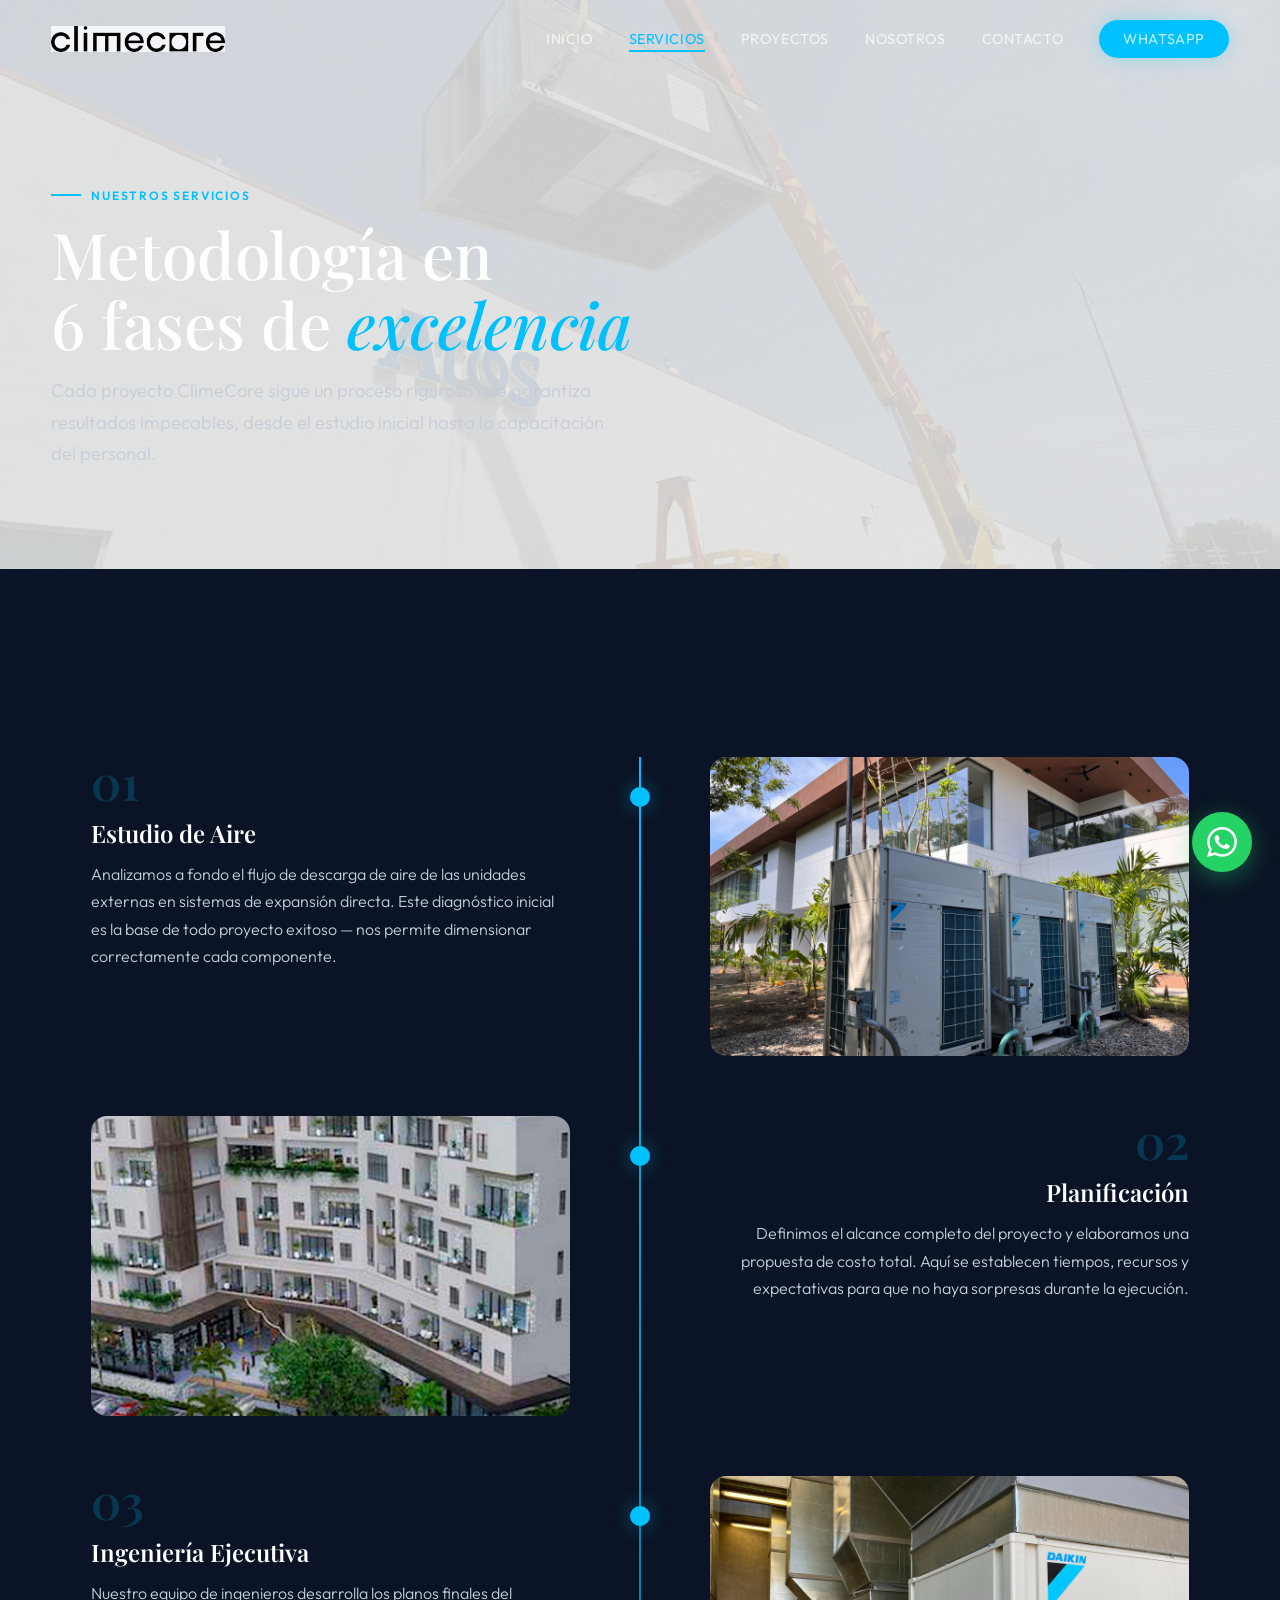
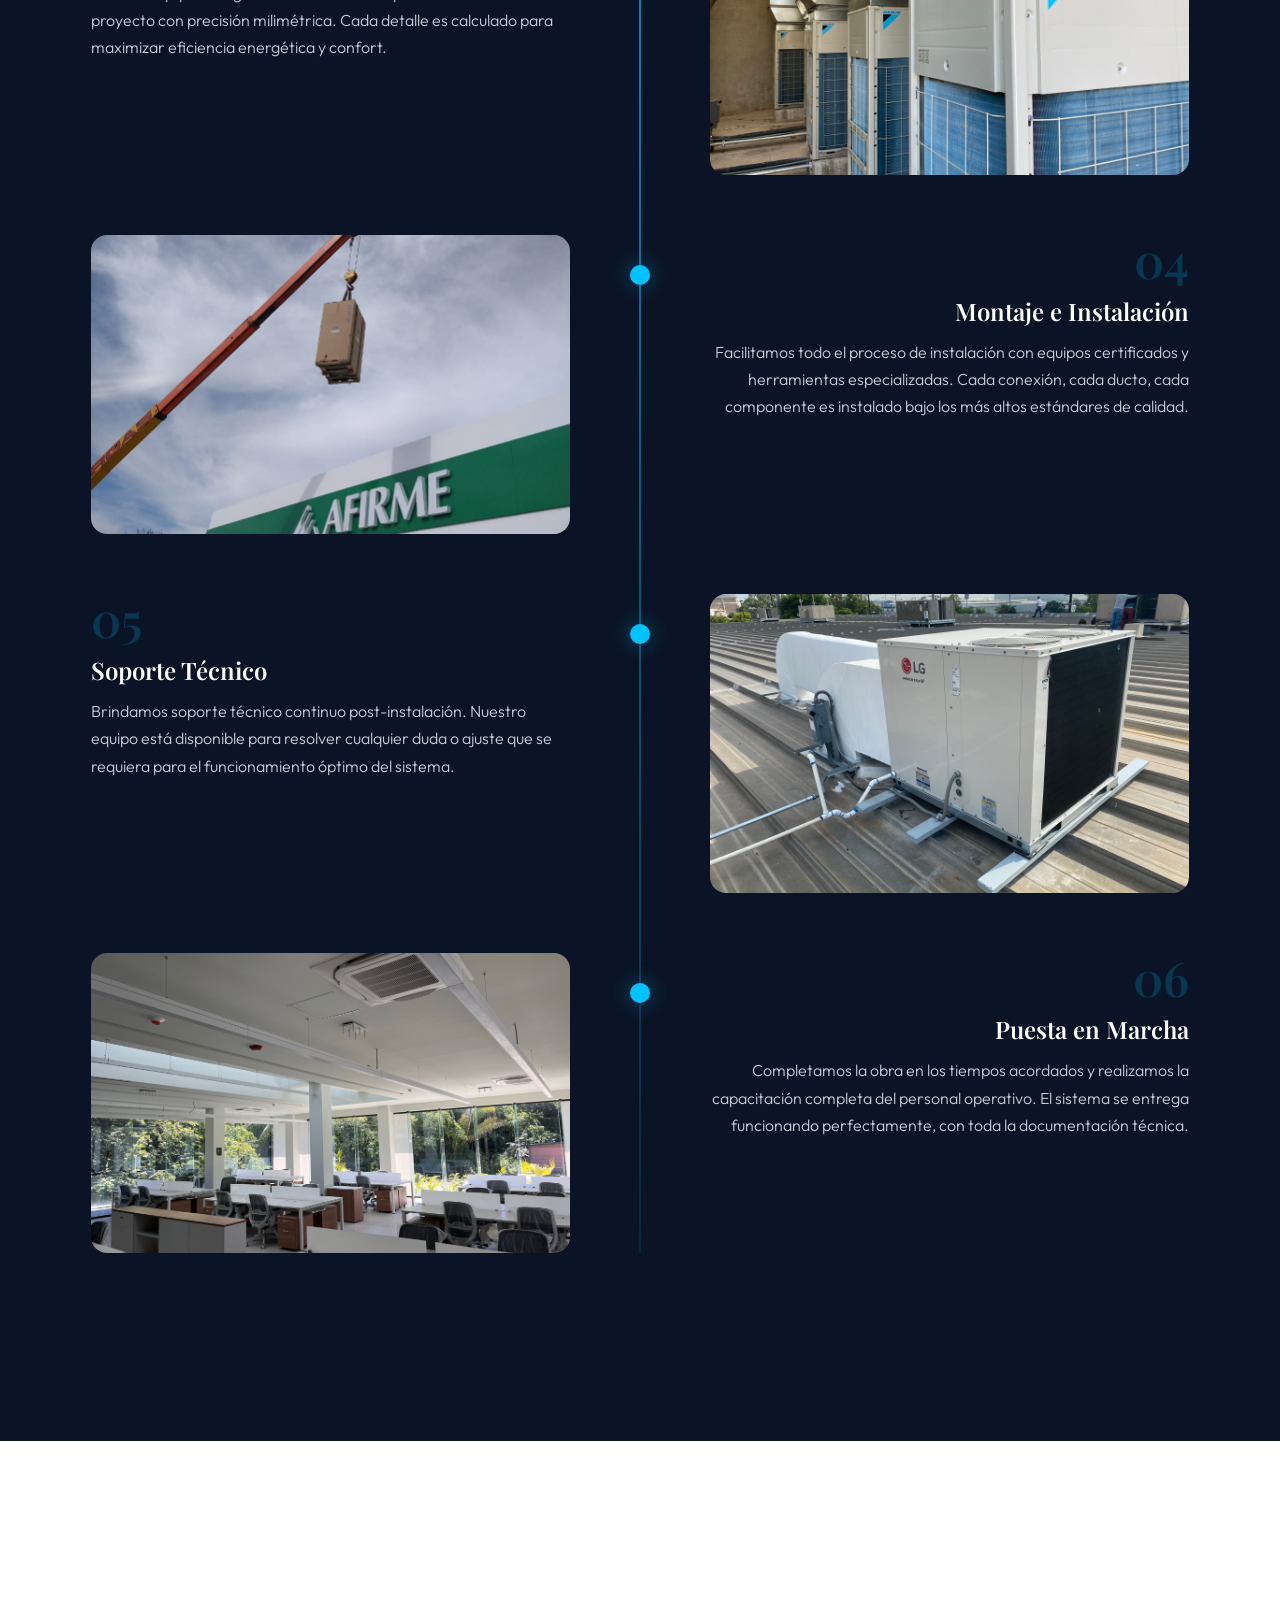
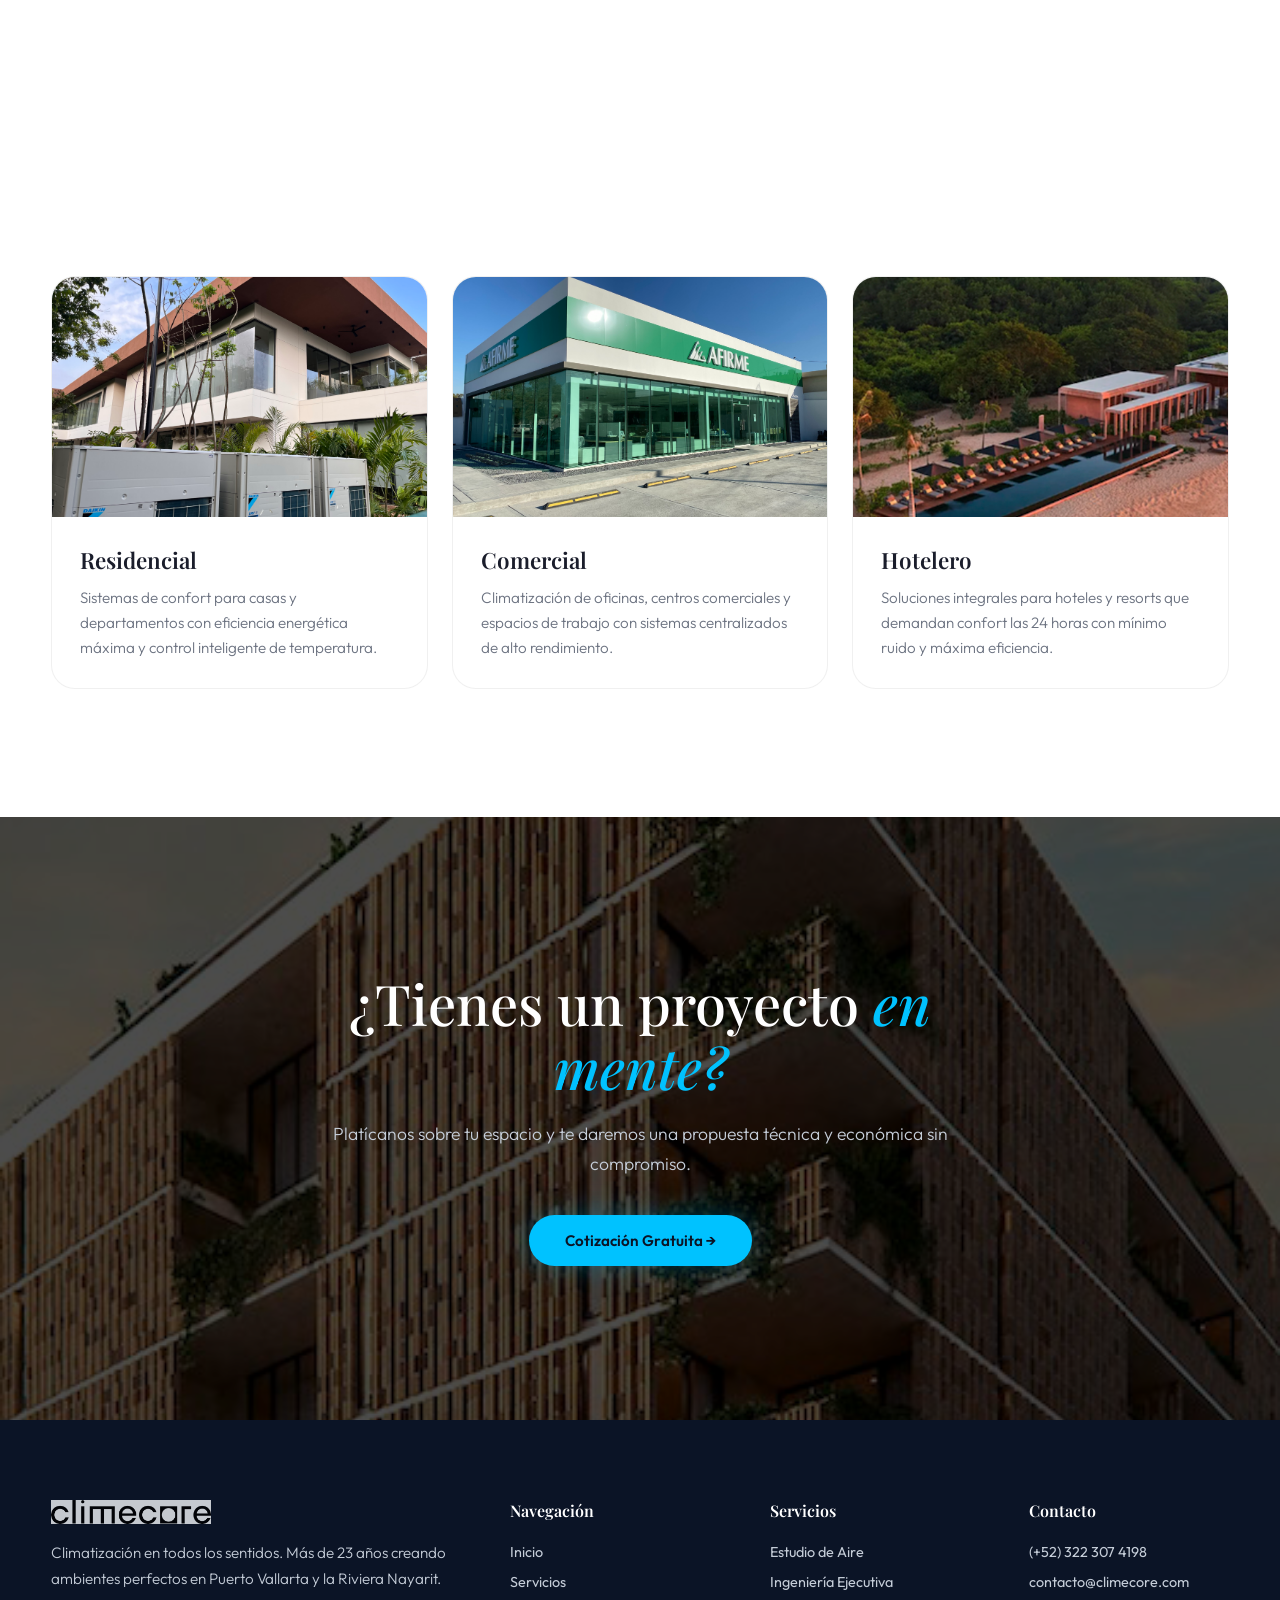
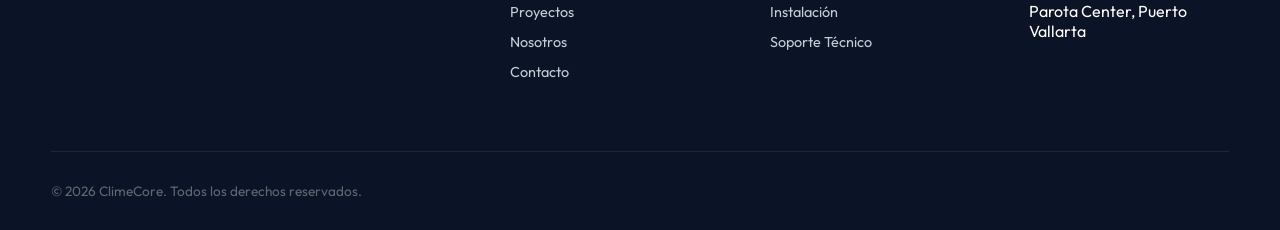
<file: servicios.html>
<!DOCTYPE html>
<html lang="es">
<head>
  <meta charset="UTF-8">
  <meta name="viewport" content="width=device-width, initial-scale=1.0">
  <title>Servicios — ClimeCore</title>
  <meta name="description" content="Metodología en 6 fases: Estudio de Aire, Planificación, Ingeniería Ejecutiva, Instalación, Soporte Técnico y Puesta en Marcha. ClimeCore HVAC.">
  <link rel="stylesheet" href="styles.css">
  <link rel="icon" type="image/svg+xml" href="data:image/svg+xml,<svg xmlns='http://www.w3.org/2000/svg' viewBox='0 0 100 100'><text y='.9em' font-size='90'>❄️</text></svg>">
</head>
<body>

<!-- LOADER -->
<div class="loader">
  <div class="loader-content">
    <div class="loader-logo"><img src="logo-white.png" alt="ClimeCore" class="loader-logo-img"></div>
    <div class="loader-bar"><div class="loader-progress"></div></div>
  </div>
</div>

<!-- NAV -->
<nav class="nav scrolled">
  <div class="nav-inner">
    <a href="index.html" class="nav-logo">
      <img src="logo-white.png" alt="ClimeCore" class="nav-logo-img">
    </a>
    <div class="nav-mobile-toggle"><span></span><span></span><span></span></div>
    <div class="nav-links">
      <a href="index.html">Inicio</a>
      <a href="servicios.html" class="active">Servicios</a>
      <a href="proyectos.html">Proyectos</a>
      <a href="nosotros.html">Nosotros</a>
      <a href="contacto.html">Contacto</a>
      <a href="https://wa.me/523223074198" target="_blank" class="nav-cta">WhatsApp</a>
    </div>
  </div>
</nav>

<!-- PAGE HEADER -->
<div class="page-header">
  <div class="page-header-bg">
    <img src="IMG_0671.jpeg" alt="Ingeniería HVAC">
  </div>
  <div class="container page-header-content">
    <div class="section-label" style="color: var(--ice);">Nuestros Servicios</div>
    <h1 class="page-header-title">Metodología en<br>6 fases de <em style="color: var(--ice); font-style: italic;">excelencia</em></h1>
    <p class="page-header-text">Cada proyecto ClimeCore sigue un proceso riguroso que garantiza resultados impecables, desde el estudio inicial hasta la capacitación del personal.</p>
  </div>
</div>

<!-- 6 PROCESS STEPS -->
<section class="section section-dark">
  <div class="container">
    <div class="process-timeline">

      <div class="process-step reveal">
        <div class="process-step-dot"></div>
        <div class="process-step-content">
          <div class="process-step-number">01</div>
          <h3 class="process-step-title" style="color: var(--white);">Estudio de Aire</h3>
          <p class="process-step-text">Analizamos a fondo el flujo de descarga de aire de las unidades externas en sistemas de expansión directa. Este diagnóstico inicial es la base de todo proyecto exitoso — nos permite dimensionar correctamente cada componente.</p>
        </div>
        <div class="process-step-visual">
          <div class="process-step-img">
            <img src="IMG_5909.jpeg" alt="Estudio de flujo de aire" loading="lazy">
          </div>
        </div>
      </div>

      <div class="process-step reveal">
        <div class="process-step-dot"></div>
        <div class="process-step-content">
          <div class="process-step-number">02</div>
          <h3 class="process-step-title" style="color: var(--white);">Planificación</h3>
          <p class="process-step-text">Definimos el alcance completo del proyecto y elaboramos una propuesta de costo total. Aquí se establecen tiempos, recursos y expectativas para que no haya sorpresas durante la ejecución.</p>
        </div>
        <div class="process-step-visual">
          <div class="process-step-img">
            <img src="proyecto-valarte.png" alt="Planificación de proyecto" loading="lazy">
          </div>
        </div>
      </div>

      <div class="process-step reveal">
        <div class="process-step-dot"></div>
        <div class="process-step-content">
          <div class="process-step-number">03</div>
          <h3 class="process-step-title" style="color: var(--white);">Ingeniería Ejecutiva</h3>
          <p class="process-step-text">Nuestro equipo de ingenieros desarrolla los planos finales del proyecto con precisión milimétrica. Cada detalle es calculado para maximizar eficiencia energética y confort.</p>
        </div>
        <div class="process-step-visual">
          <div class="process-step-img">
            <img src="IMG_2588.jpeg" alt="Ingeniería HVAC" loading="lazy">
          </div>
        </div>
      </div>

      <div class="process-step reveal">
        <div class="process-step-dot"></div>
        <div class="process-step-content">
          <div class="process-step-number">04</div>
          <h3 class="process-step-title" style="color: var(--white);">Montaje e Instalación</h3>
          <p class="process-step-text">Facilitamos todo el proceso de instalación con equipos certificados y herramientas especializadas. Cada conexión, cada ducto, cada componente es instalado bajo los más altos estándares de calidad.</p>
        </div>
        <div class="process-step-visual">
          <div class="process-step-img">
            <img src="foto-uuid.jpg" alt="Instalación HVAC" loading="lazy">
          </div>
        </div>
      </div>

      <div class="process-step reveal">
        <div class="process-step-dot"></div>
        <div class="process-step-content">
          <div class="process-step-number">05</div>
          <h3 class="process-step-title" style="color: var(--white);">Soporte Técnico</h3>
          <p class="process-step-text">Brindamos soporte técnico continuo post-instalación. Nuestro equipo está disponible para resolver cualquier duda o ajuste que se requiera para el funcionamiento óptimo del sistema.</p>
        </div>
        <div class="process-step-visual">
          <div class="process-step-img">
            <img src="IMG_0648.jpeg" alt="Soporte técnico" loading="lazy">
          </div>
        </div>
      </div>

      <div class="process-step reveal">
        <div class="process-step-dot"></div>
        <div class="process-step-content">
          <div class="process-step-number">06</div>
          <h3 class="process-step-title" style="color: var(--white);">Puesta en Marcha</h3>
          <p class="process-step-text">Completamos la obra en los tiempos acordados y realizamos la capacitación completa del personal operativo. El sistema se entrega funcionando perfectamente, con toda la documentación técnica.</p>
        </div>
        <div class="process-step-visual">
          <div class="process-step-img">
            <img src="IMG_5867.jpeg" alt="Proyecto finalizado" loading="lazy">
          </div>
        </div>
      </div>

    </div>
  </div>
</section>

<!-- TYPES OF PROJECTS -->
<section class="section">
  <div class="container">
    <div class="reveal" style="text-align: center; max-width: 700px; margin: 0 auto;">
      <div class="section-label" style="justify-content: center;">Especialidades</div>
      <h2 class="section-title">Soluciones para<br>cada <em>tipo de espacio</em></h2>
      <p class="section-subtitle" style="margin: 0 auto;">Desde residencias de lujo hasta complejos hoteleros, adaptamos cada solución al tamaño y necesidad del proyecto.</p>
    </div>
    <div class="services-grid" style="margin-top: 60px;">
      <div class="service-card reveal stagger-1">
        <div class="service-card-img">
          <img src="IMG_5939.jpeg" alt="Residencial" loading="lazy">
        </div>
        <div class="service-card-body">
          <h3 class="service-card-title">Residencial</h3>
          <p class="service-card-text">Sistemas de confort para casas y departamentos con eficiencia energética máxima y control inteligente de temperatura.</p>
        </div>
      </div>
      <div class="service-card reveal stagger-2">
        <div class="service-card-img">
          <img src="IMG_3750.jpeg" alt="Comercial" loading="lazy">
        </div>
        <div class="service-card-body">
          <h3 class="service-card-title">Comercial</h3>
          <p class="service-card-text">Climatización de oficinas, centros comerciales y espacios de trabajo con sistemas centralizados de alto rendimiento.</p>
        </div>
      </div>
      <div class="service-card reveal stagger-3">
        <div class="service-card-img">
          <img src="proyecto-oneonly.png" alt="Hotelero" loading="lazy">
        </div>
        <div class="service-card-body">
          <h3 class="service-card-title">Hotelero</h3>
          <p class="service-card-text">Soluciones integrales para hoteles y resorts que demandan confort las 24 horas con mínimo ruido y máxima eficiencia.</p>
        </div>
      </div>
    </div>
  </div>
</section>

<!-- CTA -->
<section class="cta-section">
  <div class="cta-bg">
    <img src="proyecto-ofrenda.png" alt="Edificio moderno" loading="lazy">
  </div>
  <div class="container">
    <div class="cta-content reveal-scale">
      <h2 class="cta-title">¿Tienes un proyecto <em>en mente?</em></h2>
      <p class="cta-text">Platícanos sobre tu espacio y te daremos una propuesta técnica y económica sin compromiso.</p>
      <a href="contacto.html" class="btn-primary">Cotización Gratuita →</a>
    </div>
  </div>
</section>

<!-- FOOTER -->
<footer class="footer">
  <div class="container">
    <div class="footer-grid">
      <div class="footer-brand">
        <a href="index.html" class="nav-logo" style="margin-bottom: 8px;">
          <img src="logo-white.png" alt="ClimeCore" class="footer-logo-img">
        </a>
        <p>Climatización en todos los sentidos. Más de 23 años creando ambientes perfectos en Puerto Vallarta y la Riviera Nayarit.</p>
      </div>
      <div>
        <div class="footer-heading">Navegación</div>
        <ul class="footer-links">
          <li><a href="index.html">Inicio</a></li>
          <li><a href="servicios.html">Servicios</a></li>
          <li><a href="proyectos.html">Proyectos</a></li>
          <li><a href="nosotros.html">Nosotros</a></li>
          <li><a href="contacto.html">Contacto</a></li>
        </ul>
      </div>
      <div>
        <div class="footer-heading">Servicios</div>
        <ul class="footer-links">
          <li><a href="#">Estudio de Aire</a></li>
          <li><a href="#">Ingeniería Ejecutiva</a></li>
          <li><a href="#">Instalación</a></li>
          <li><a href="#">Soporte Técnico</a></li>
        </ul>
      </div>
      <div>
        <div class="footer-heading">Contacto</div>
        <ul class="footer-links">
          <li><a href="tel:+523223074198">(+52) 322 307 4198</a></li>
          <li><a href="mailto:contacto@climecore.com">contacto@climecore.com</a></li>
          <li>Parota Center, Puerto Vallarta</li>
        </ul>
      </div>
    </div>
    <div class="footer-bottom">
      <p>&copy; 2026 ClimeCore. Todos los derechos reservados.</p>
    </div>
  </div>
</footer>

<a href="https://wa.me/523223074198" target="_blank" class="whatsapp-float" aria-label="WhatsApp">
  <svg viewBox="0 0 24 24"><path d="M17.472 14.382c-.297-.149-1.758-.867-2.03-.967-.273-.099-.471-.148-.67.15-.197.297-.767.966-.94 1.164-.173.199-.347.223-.644.075-.297-.15-1.255-.463-2.39-1.475-.883-.788-1.48-1.761-1.653-2.059-.173-.297-.018-.458.13-.606.134-.133.298-.347.446-.52.149-.174.198-.298.298-.497.099-.198.05-.371-.025-.52-.075-.149-.669-1.612-.916-2.207-.242-.579-.487-.5-.669-.51-.173-.008-.371-.01-.57-.01-.198 0-.52.074-.792.372-.272.297-1.04 1.016-1.04 2.479 0 1.462 1.065 2.875 1.213 3.074.149.198 2.096 3.2 5.077 4.487.709.306 1.262.489 1.694.625.712.227 1.36.195 1.871.118.571-.085 1.758-.719 2.006-1.413.248-.694.248-1.289.173-1.413-.074-.124-.272-.198-.57-.347m-5.421 7.403h-.004a9.87 9.87 0 01-5.031-1.378l-.361-.214-3.741.982.998-3.648-.235-.374a9.86 9.86 0 01-1.51-5.26c.001-5.45 4.436-9.884 9.888-9.884 2.64 0 5.122 1.03 6.988 2.898a9.825 9.825 0 012.893 6.994c-.003 5.45-4.437 9.884-9.885 9.884m8.413-18.297A11.815 11.815 0 0012.05 0C5.495 0 .16 5.335.157 11.892c0 2.096.547 4.142 1.588 5.945L.057 24l6.305-1.654a11.882 11.882 0 005.683 1.448h.005c6.554 0 11.89-5.335 11.893-11.893a11.821 11.821 0 00-3.48-8.413z"/></svg>
</a>

<script src="script.js"></script>
</body>
</html>
</file>
<file: styles.css>
/* ═══════════════════════════════════════════════════════════
   CLIMECORE — Premium HVAC Website
   Design: Luxury industrial meets coastal elegance
   Inspired by: Andares.com scroll reveals + premium feel
   ═══════════════════════════════════════════════════════════ */

/* ── FONTS ── */
@import url('https://fonts.googleapis.com/css2?family=Playfair+Display:ital,wght@0,400;0,500;0,600;0,700;1,400;1,500&family=Outfit:wght@300;400;500;600;700&display=swap');

/* ── VARIABLES ── */
:root {
  --navy: #0b1426;
  --navy-light: #132040;
  --ice: #00c2ff;
  --ice-soft: #7dd8f7;
  --ice-glow: rgba(0, 194, 255, 0.15);
  --frost: #e8f7ff;
  --white: #ffffff;
  --off-white: #f4f7fa;
  --warm: #c8a87c;
  --warm-light: #e8d5b5;
  --text: #1a1d2b;
  --text-light: #6b7280;
  --text-on-dark: #c5cdd8;
  --border: rgba(0, 0, 0, 0.06);
  --shadow-sm: 0 2px 8px rgba(0, 0, 0, 0.04);
  --shadow-md: 0 8px 30px rgba(0, 0, 0, 0.08);
  --shadow-lg: 0 20px 60px rgba(0, 0, 0, 0.12);
  --shadow-glow: 0 0 40px rgba(0, 194, 255, 0.2);
  --radius: 16px;
  --radius-sm: 8px;
  --radius-lg: 24px;
  --font-display: 'Playfair Display', Georgia, serif;
  --font-body: 'Outfit', -apple-system, sans-serif;
  --transition: cubic-bezier(0.22, 1, 0.36, 1);
  --max-width: 1400px;
}

/* ── RESET ── */
*, *::before, *::after { margin: 0; padding: 0; box-sizing: border-box; }
html { scroll-behavior: smooth; font-size: 16px; }
body {
  font-family: var(--font-body);
  color: var(--text);
  background: var(--white);
  overflow-x: hidden;
  -webkit-font-smoothing: antialiased;
}
a { text-decoration: none; color: inherit; }
img { max-width: 100%; display: block; }
ul { list-style: none; }
button { cursor: pointer; border: none; background: none; font-family: inherit; }

/* ── UTILITIES ── */
.container { max-width: var(--max-width); margin: 0 auto; padding: 0 clamp(20px, 4vw, 60px); }

/* ── SCROLL ANIMATIONS ── */
.reveal {
  opacity: 0;
  transform: translateY(60px);
  transition: opacity 0.9s var(--transition), transform 0.9s var(--transition);
}
.reveal.visible {
  opacity: 1;
  transform: translateY(0);
}
.reveal-left {
  opacity: 0;
  transform: translateX(-80px);
  transition: opacity 0.9s var(--transition), transform 0.9s var(--transition);
}
.reveal-left.visible {
  opacity: 1;
  transform: translateX(0);
}
.reveal-right {
  opacity: 0;
  transform: translateX(80px);
  transition: opacity 0.9s var(--transition), transform 0.9s var(--transition);
}
.reveal-right.visible {
  opacity: 1;
  transform: translateX(0);
}
.reveal-scale {
  opacity: 0;
  transform: scale(0.9);
  transition: opacity 0.9s var(--transition), transform 0.9s var(--transition);
}
.reveal-scale.visible {
  opacity: 1;
  transform: scale(1);
}
.stagger-1 { transition-delay: 0.1s; }
.stagger-2 { transition-delay: 0.2s; }
.stagger-3 { transition-delay: 0.3s; }
.stagger-4 { transition-delay: 0.4s; }
.stagger-5 { transition-delay: 0.5s; }
.stagger-6 { transition-delay: 0.6s; }

/* ═══════════════════════════════════════════════════════════
   NAVIGATION
   ═══════════════════════════════════════════════════════════ */
.nav {
  position: fixed;
  top: 0;
  left: 0;
  width: 100%;
  z-index: 1000;
  padding: 20px 0;
  transition: all 0.5s var(--transition);
}
.nav.scrolled {
  background: rgba(11, 20, 38, 0.92);
  backdrop-filter: blur(20px);
  -webkit-backdrop-filter: blur(20px);
  padding: 12px 0;
  box-shadow: 0 4px 30px rgba(0, 0, 0, 0.3);
}
.nav-inner {
  display: flex;
  align-items: center;
  justify-content: space-between;
  max-width: var(--max-width);
  margin: 0 auto;
  padding: 0 clamp(20px, 4vw, 60px);
  gap: 40px;
}
.nav-logo {
  display: flex;
  align-items: center;
  flex-shrink: 0;
}
.nav-logo-img {
  height: 26px;
  width: auto;
  display: block;
  transition: opacity 0.3s ease;
}
.nav-logo:hover .nav-logo-img {
  opacity: 0.85;
}
.footer-logo-img {
  height: 24px;
  width: auto;
  display: block;
  opacity: 0.8;
  transition: opacity 0.3s ease;
}
.footer-logo-img:hover {
  opacity: 1;
}
.nav-links {
  display: flex;
  align-items: center;
  gap: 36px;
}
.nav-links a {
  color: rgba(255, 255, 255, 0.75);
  font-size: 0.9rem;
  font-weight: 400;
  letter-spacing: 0.04em;
  text-transform: uppercase;
  transition: color 0.3s ease;
  position: relative;
}
.nav-links a::after {
  content: '';
  position: absolute;
  bottom: -4px;
  left: 0;
  width: 0;
  height: 2px;
  background: var(--ice);
  transition: width 0.4s var(--transition);
}
.nav-links a:hover { color: var(--white); }
.nav-links a:hover::after { width: 100%; }
.nav-links a.active { color: var(--ice); }
.nav-links a.active::after { width: 100%; }
.nav-cta {
  background: var(--ice);
  color: var(--navy);
  padding: 10px 24px;
  border-radius: 100px;
  font-weight: 600;
  font-size: 0.85rem;
  letter-spacing: 0.03em;
  text-transform: uppercase;
  transition: all 0.3s ease;
  box-shadow: 0 0 20px rgba(0, 194, 255, 0.3);
}
.nav-cta:hover {
  background: var(--white);
  box-shadow: 0 0 30px rgba(0, 194, 255, 0.5);
  transform: translateY(-2px);
}

/* Mobile menu */
.nav-mobile-toggle {
  display: none;
  flex-direction: column;
  gap: 5px;
  cursor: pointer;
  z-index: 1001;
}
.nav-mobile-toggle span {
  width: 28px;
  height: 2px;
  background: var(--white);
  transition: all 0.3s ease;
  border-radius: 2px;
}
.nav-mobile-toggle.open span:nth-child(1) { transform: rotate(45deg) translate(5px, 5px); }
.nav-mobile-toggle.open span:nth-child(2) { opacity: 0; }
.nav-mobile-toggle.open span:nth-child(3) { transform: rotate(-45deg) translate(5px, -5px); }

@media (max-width: 900px) {
  .nav-mobile-toggle { display: flex; }
  .nav-links {
    position: fixed;
    top: 0; left: 0;
    width: 100%; height: 100vh;
    background: var(--navy);
    flex-direction: column;
    justify-content: center;
    gap: 32px;
    opacity: 0;
    pointer-events: none;
    transition: opacity 0.4s ease;
  }
  .nav-links.open { opacity: 1; pointer-events: all; }
  .nav-links a { font-size: 1.2rem; color: var(--white); }
}

/* ═══════════════════════════════════════════════════════════
   HERO SECTION
   ═══════════════════════════════════════════════════════════ */
.hero {
  position: relative;
  min-height: 100vh;
  display: flex;
  align-items: center;
  overflow: hidden;
  background: var(--navy);
}
.hero-bg {
  position: absolute;
  inset: 0;
  z-index: 1;
}
.hero-bg img {
  width: 100%;
  height: 100%;
  object-fit: cover;
  opacity: 0.45;
  filter: brightness(0.7);
  animation: heroZoom 20s ease-in-out infinite alternate;
}
@keyframes heroZoom {
  0% { transform: scale(1); }
  100% { transform: scale(1.08); }
}
.hero-overlay {
  position: absolute;
  inset: 0;
  z-index: 2;
  background: linear-gradient(180deg,
    rgba(11, 20, 38, 0.5) 0%,
    rgba(11, 20, 38, 0.3) 40%,
    rgba(11, 20, 38, 0.8) 100%
  );
}
.hero-content {
  position: relative;
  z-index: 3;
  max-width: var(--max-width);
  margin: 0 auto;
  padding: 0 clamp(20px, 4vw, 60px);
  padding-top: 140px;
}
.hero-badge {
  display: inline-flex;
  align-items: center;
  gap: 8px;
  background: rgba(0, 194, 255, 0.12);
  border: 1px solid rgba(0, 194, 255, 0.25);
  border-radius: 100px;
  padding: 8px 20px;
  color: var(--ice);
  font-size: 0.8rem;
  font-weight: 500;
  letter-spacing: 0.1em;
  text-transform: uppercase;
  margin-bottom: 28px;
  animation: fadeInUp 1s ease forwards;
  opacity: 0;
}
.hero-badge .dot {
  width: 8px;
  height: 8px;
  background: var(--ice);
  border-radius: 50%;
  animation: pulse 2s ease infinite;
}
@keyframes pulse {
  0%, 100% { opacity: 1; }
  50% { opacity: 0.4; }
}
.hero-title {
  font-family: var(--font-display);
  font-size: clamp(3rem, 7vw, 5.5rem);
  font-weight: 500;
  color: var(--white);
  line-height: 1.05;
  letter-spacing: -0.03em;
  max-width: 800px;
  margin-bottom: 24px;
  animation: fadeInUp 1s ease 0.2s forwards;
  opacity: 0;
}
.hero-title em {
  font-style: italic;
  color: var(--ice);
}
.hero-subtitle {
  font-size: clamp(1.05rem, 1.8vw, 1.3rem);
  color: var(--text-light);
  line-height: 1.7;
  max-width: 560px;
  margin-bottom: 40px;
  font-weight: 300;
  animation: fadeInUp 1s ease 0.4s forwards;
  opacity: 0;
}
.hero-actions {
  display: flex;
  gap: 16px;
  flex-wrap: wrap;
  animation: fadeInUp 1s ease 0.6s forwards;
  opacity: 0;
}
.btn-primary {
  display: inline-flex;
  align-items: center;
  gap: 10px;
  background: var(--ice);
  color: var(--navy);
  padding: 16px 36px;
  border-radius: 100px;
  font-weight: 600;
  font-size: 0.95rem;
  transition: all 0.4s var(--transition);
  box-shadow: 0 0 30px rgba(0, 194, 255, 0.3);
}
.btn-primary:hover {
  transform: translateY(-3px);
  box-shadow: 0 10px 40px rgba(0, 194, 255, 0.4);
  background: var(--white);
}
.btn-outline {
  display: inline-flex;
  align-items: center;
  gap: 10px;
  border: 1.5px solid rgba(255, 255, 255, 0.3);
  color: var(--white);
  padding: 16px 36px;
  border-radius: 100px;
  font-weight: 500;
  font-size: 0.95rem;
  transition: all 0.4s var(--transition);
}
.btn-outline:hover {
  border-color: var(--ice);
  color: var(--ice);
  transform: translateY(-3px);
}

/* Hero stats bar */
.hero-stats {
  position: absolute;
  bottom: 0;
  left: 0;
  width: 100%;
  z-index: 3;
  background: rgba(11, 20, 38, 0.6);
  backdrop-filter: blur(20px);
  border-top: 1px solid rgba(255, 255, 255, 0.08);
}
.hero-stats-inner {
  max-width: var(--max-width);
  margin: 0 auto;
  padding: 32px clamp(20px, 4vw, 60px);
  display: grid;
  grid-template-columns: repeat(4, 1fr);
  gap: 40px;
}
.stat-item {
  text-align: center;
}
.stat-number {
  font-family: var(--font-display);
  font-size: clamp(2rem, 3.5vw, 3rem);
  font-weight: 600;
  color: var(--ice);
  line-height: 1;
  margin-bottom: 6px;
}
.stat-label {
  font-size: 0.8rem;
  color: rgba(255, 255, 255, 0.55);
  text-transform: uppercase;
  letter-spacing: 0.12em;
  font-weight: 400;
}

@keyframes fadeInUp {
  from { opacity: 0; transform: translateY(30px); }
  to { opacity: 1; transform: translateY(0); }
}

@media (max-width: 768px) {
  .hero-stats-inner { grid-template-columns: repeat(2, 1fr); gap: 24px; }
  .hero-content { padding-top: 120px; }
}

/* ═══════════════════════════════════════════════════════════
   SECTION STYLES
   ═══════════════════════════════════════════════════════════ */
.section { padding: clamp(80px, 10vw, 140px) 0; }
.section-dark {
  background: var(--navy);
  color: var(--white);
}
.section-alt { background: var(--off-white); }
.section-label {
  display: inline-flex;
  align-items: center;
  gap: 10px;
  font-size: 0.75rem;
  font-weight: 600;
  text-transform: uppercase;
  letter-spacing: 0.15em;
  color: var(--ice);
  margin-bottom: 16px;
}
.section-label::before {
  content: '';
  width: 30px;
  height: 2px;
  background: var(--ice);
}
.section-title {
  font-family: var(--font-display);
  font-size: clamp(2.2rem, 4.5vw, 3.5rem);
  font-weight: 500;
  line-height: 1.15;
  letter-spacing: -0.02em;
  margin-bottom: 20px;
}
.section-title em {
  font-style: italic;
  color: var(--ice);
}
.section-subtitle {
  font-size: 1.1rem;
  color: var(--text-light);
  line-height: 1.7;
  max-width: 600px;
  font-weight: 300;
}
.section-dark .section-subtitle { color: var(--text-on-dark); }

/* ═══════════════════════════════════════════════════════════
   SERVICES CARDS
   ═══════════════════════════════════════════════════════════ */
.services-grid {
  display: grid;
  grid-template-columns: repeat(3, 1fr);
  gap: 24px;
  margin-top: 60px;
}
.service-card {
  position: relative;
  background: var(--white);
  border-radius: var(--radius-lg);
  overflow: hidden;
  border: 1px solid var(--border);
  transition: all 0.5s var(--transition);
  group: true;
}
.service-card:hover {
  transform: translateY(-8px);
  box-shadow: var(--shadow-lg);
  border-color: transparent;
}
.service-card-img {
  position: relative;
  height: 240px;
  overflow: hidden;
}
.service-card-img img {
  width: 100%;
  height: 100%;
  object-fit: cover;
  transition: transform 0.7s var(--transition);
}
.service-card:hover .service-card-img img {
  transform: scale(1.08);
}
.service-card-number {
  position: absolute;
  top: 16px;
  left: 16px;
  width: 40px;
  height: 40px;
  background: rgba(0, 194, 255, 0.9);
  border-radius: 50%;
  display: flex;
  align-items: center;
  justify-content: center;
  color: var(--navy);
  font-weight: 700;
  font-size: 0.85rem;
  z-index: 2;
}
.service-card-body {
  padding: 28px;
}
.service-card-title {
  font-family: var(--font-display);
  font-size: 1.4rem;
  font-weight: 600;
  margin-bottom: 10px;
}
.service-card-text {
  color: var(--text-light);
  font-size: 0.95rem;
  line-height: 1.65;
  font-weight: 300;
}
.service-card-arrow {
  display: inline-flex;
  align-items: center;
  gap: 8px;
  color: var(--ice);
  font-weight: 500;
  font-size: 0.9rem;
  margin-top: 16px;
  transition: gap 0.3s ease;
}
.service-card:hover .service-card-arrow { gap: 14px; }

@media (max-width: 900px) {
  .services-grid { grid-template-columns: 1fr; }
}

/* ═══════════════════════════════════════════════════════════
   PROJECTS / PORTFOLIO
   ═══════════════════════════════════════════════════════════ */
.projects-showcase {
  margin-top: 60px;
}
.project-featured {
  display: grid;
  grid-template-columns: 1.1fr 1fr;
  gap: 40px;
  align-items: center;
  margin-bottom: 80px;
}
.project-featured:nth-child(even) {
  grid-template-columns: 1fr 1.1fr;
}
.project-featured:nth-child(even) .project-featured-img {
  order: 2;
}
.project-featured-img {
  position: relative;
  border-radius: var(--radius-lg);
  overflow: hidden;
  aspect-ratio: 4/3;
}
.project-featured-img img {
  width: 100%;
  height: 100%;
  object-fit: cover;
  transition: transform 0.8s var(--transition);
}
.project-featured-img:hover img {
  transform: scale(1.05);
}
.project-featured-img::after {
  content: '';
  position: absolute;
  inset: 0;
  background: linear-gradient(180deg, transparent 50%, rgba(11, 20, 38, 0.4) 100%);
  pointer-events: none;
}
.project-tag {
  display: inline-block;
  background: var(--ice-glow);
  color: var(--ice);
  padding: 6px 16px;
  border-radius: 100px;
  font-size: 0.75rem;
  font-weight: 600;
  letter-spacing: 0.08em;
  text-transform: uppercase;
  margin-bottom: 16px;
}
.section-dark .project-tag {
  background: rgba(0, 194, 255, 0.12);
}
.project-name {
  font-family: var(--font-display);
  font-size: clamp(1.8rem, 3vw, 2.5rem);
  font-weight: 500;
  margin-bottom: 16px;
  letter-spacing: -0.01em;
}
.project-desc {
  font-size: 1.05rem;
  line-height: 1.7;
  color: var(--text-light);
  margin-bottom: 24px;
  font-weight: 300;
}
.section-dark .project-desc { color: var(--text-on-dark); }

.projects-grid {
  display: grid;
  grid-template-columns: repeat(3, 1fr);
  gap: 24px;
  margin-top: 48px;
}
.project-card {
  position: relative;
  border-radius: var(--radius);
  overflow: hidden;
  aspect-ratio: 3/4;
  cursor: pointer;
}
.project-card img {
  width: 100%;
  height: 100%;
  object-fit: cover;
  transition: transform 0.7s var(--transition);
}
.project-card:hover img {
  transform: scale(1.1);
}
.project-card-overlay {
  position: absolute;
  inset: 0;
  background: linear-gradient(180deg, transparent 30%, rgba(11, 20, 38, 0.85) 100%);
  display: flex;
  flex-direction: column;
  justify-content: flex-end;
  padding: 28px;
  transition: background 0.5s ease;
}
.project-card:hover .project-card-overlay {
  background: linear-gradient(180deg, transparent 10%, rgba(11, 20, 38, 0.9) 100%);
}
.project-card-name {
  font-family: var(--font-display);
  font-size: 1.4rem;
  color: var(--white);
  font-weight: 500;
  margin-bottom: 4px;
}
.project-card-type {
  color: var(--ice);
  font-size: 0.8rem;
  font-weight: 500;
  text-transform: uppercase;
  letter-spacing: 0.08em;
}

@media (max-width: 900px) {
  .project-featured { grid-template-columns: 1fr; }
  .project-featured:nth-child(even) { grid-template-columns: 1fr; }
  .project-featured:nth-child(even) .project-featured-img { order: 0; }
  .projects-grid { grid-template-columns: 1fr 1fr; }
}
@media (max-width: 500px) {
  .projects-grid { grid-template-columns: 1fr; }
}

/* ═══════════════════════════════════════════════════════════
   ABOUT / VALUES
   ═══════════════════════════════════════════════════════════ */
.about-split {
  display: grid;
  grid-template-columns: 1fr 1fr;
  gap: 80px;
  align-items: center;
  margin-top: 60px;
}
.about-image {
  position: relative;
  border-radius: var(--radius-lg);
  overflow: hidden;
  aspect-ratio: 4/5;
}
.about-image img {
  width: 100%;
  height: 100%;
  object-fit: cover;
}
.about-image-badge {
  position: absolute;
  bottom: 24px;
  left: 24px;
  background: rgba(11, 20, 38, 0.85);
  backdrop-filter: blur(12px);
  border-radius: var(--radius);
  padding: 20px 28px;
  border: 1px solid rgba(255, 255, 255, 0.1);
}
.about-image-badge .number {
  font-family: var(--font-display);
  font-size: 2.5rem;
  font-weight: 600;
  color: var(--ice);
  line-height: 1;
}
.about-image-badge .label {
  font-size: 0.8rem;
  color: rgba(255, 255, 255, 0.6);
  text-transform: uppercase;
  letter-spacing: 0.1em;
  margin-top: 4px;
}

.values-grid {
  display: grid;
  grid-template-columns: 1fr 1fr;
  gap: 24px;
  margin-top: 40px;
}
.value-item {
  background: var(--off-white);
  border-radius: var(--radius);
  padding: 28px;
  transition: all 0.4s var(--transition);
  border: 1px solid transparent;
}
.value-item:hover {
  background: var(--white);
  border-color: var(--ice);
  box-shadow: var(--shadow-md);
  transform: translateY(-4px);
}
.value-icon {
  width: 48px;
  height: 48px;
  background: var(--ice-glow);
  border-radius: 12px;
  display: flex;
  align-items: center;
  justify-content: center;
  font-size: 1.3rem;
  margin-bottom: 16px;
}
.value-title {
  font-family: var(--font-display);
  font-size: 1.15rem;
  font-weight: 600;
  margin-bottom: 8px;
}
.value-text {
  font-size: 0.9rem;
  color: var(--text-light);
  line-height: 1.6;
}

@media (max-width: 900px) {
  .about-split { grid-template-columns: 1fr; gap: 40px; }
  .values-grid { grid-template-columns: 1fr; }
}

/* ═══════════════════════════════════════════════════════════
   METHODOLOGY / PROCESS
   ═══════════════════════════════════════════════════════════ */
.process-timeline {
  margin-top: 60px;
  position: relative;
}
.process-timeline::before {
  content: '';
  position: absolute;
  left: 50%;
  top: 0;
  bottom: 0;
  width: 2px;
  background: linear-gradient(180deg, var(--ice), rgba(0, 194, 255, 0.1));
  transform: translateX(-50%);
}
.process-step {
  display: grid;
  grid-template-columns: 1fr 1fr;
  gap: 60px;
  margin-bottom: 60px;
  position: relative;
}
.process-step:nth-child(even) .process-step-content { order: 2; text-align: right; }
.process-step:nth-child(even) .process-step-visual { order: 1; }
.process-step-dot {
  position: absolute;
  left: 50%;
  top: 30px;
  width: 20px;
  height: 20px;
  background: var(--ice);
  border-radius: 50%;
  transform: translateX(-50%);
  z-index: 2;
  box-shadow: 0 0 20px rgba(0, 194, 255, 0.4);
}
.process-step-content { padding: 0 40px; }
.process-step-number {
  font-family: var(--font-display);
  font-size: 3rem;
  font-weight: 600;
  color: rgba(0, 194, 255, 0.15);
  line-height: 1;
  margin-bottom: 12px;
}
.section-dark .process-step-number { color: rgba(0, 194, 255, 0.2); }
.process-step-title {
  font-family: var(--font-display);
  font-size: 1.5rem;
  font-weight: 600;
  margin-bottom: 12px;
}
.process-step-text {
  font-size: 1rem;
  line-height: 1.7;
  color: var(--text-light);
  font-weight: 300;
}
.section-dark .process-step-text { color: var(--text-on-dark); }
.process-step-visual {
  padding: 0 40px;
}
.process-step-img {
  border-radius: var(--radius);
  overflow: hidden;
  aspect-ratio: 16/10;
}
.process-step-img img {
  width: 100%;
  height: 100%;
  object-fit: cover;
  transition: transform 0.7s var(--transition);
}
.process-step-img:hover img { transform: scale(1.05); }

@media (max-width: 900px) {
  .process-timeline::before { left: 20px; }
  .process-step { grid-template-columns: 1fr; gap: 20px; }
  .process-step:nth-child(even) .process-step-content { order: 0; text-align: left; }
  .process-step:nth-child(even) .process-step-visual { order: 0; }
  .process-step-content, .process-step-visual { padding: 0 0 0 50px; }
  .process-step-dot { left: 20px; }
}

/* ═══════════════════════════════════════════════════════════
   CLIENTS / BRANDS SECTION
   ═══════════════════════════════════════════════════════════ */
.clients-section {
  padding-top: clamp(60px, 8vw, 100px);
  background: var(--off-white);
}
.clients-header {
  text-align: center;
  margin-bottom: clamp(40px, 5vw, 64px);
}
.brands-bar {
  padding: 48px 0 clamp(60px, 8vw, 100px);
  overflow: hidden;
}
.brands-track {
  display: flex;
  gap: 80px;
  align-items: center;
  animation: marquee 40s linear infinite;
}
.brands-track img,
.brands-track svg {
  height: 40px;
  opacity: 0.4;
  filter: grayscale(100%);
  transition: all 0.5s ease;
  flex-shrink: 0;
}
.brands-track img:hover,
.brands-track svg:hover {
  opacity: 1;
  filter: grayscale(0%);
  transform: scale(1.08);
}
@keyframes marquee {
  0% { transform: translateX(0); }
  100% { transform: translateX(-50%); }
}

/* ═══════════════════════════════════════════════════════════
   CTA SECTION
   ═══════════════════════════════════════════════════════════ */
.cta-section {
  position: relative;
  padding: clamp(80px, 12vw, 160px) 0;
  overflow: hidden;
}
.cta-bg {
  position: absolute;
  inset: 0;
  z-index: 1;
}
.cta-bg img {
  width: 100%;
  height: 100%;
  object-fit: cover;
  filter: brightness(0.3);
}
.cta-content {
  position: relative;
  z-index: 2;
  text-align: center;
  max-width: 700px;
  margin: 0 auto;
}
.cta-title {
  font-family: var(--font-display);
  font-size: clamp(2.2rem, 5vw, 3.5rem);
  font-weight: 500;
  color: var(--white);
  line-height: 1.15;
  margin-bottom: 20px;
}
.cta-title em { font-style: italic; color: var(--ice); }
.cta-text {
  font-size: 1.1rem;
  color: var(--text-on-dark);
  line-height: 1.7;
  margin-bottom: 36px;
  font-weight: 300;
}

/* ═══════════════════════════════════════════════════════════
   CONTACT FORM
   ═══════════════════════════════════════════════════════════ */
.contact-grid {
  display: grid;
  grid-template-columns: 1fr 1.2fr;
  gap: 60px;
  margin-top: 60px;
}
.contact-info-item {
  display: flex;
  gap: 16px;
  margin-bottom: 32px;
}
.contact-info-icon {
  width: 50px;
  height: 50px;
  background: var(--ice-glow);
  border-radius: 14px;
  display: flex;
  align-items: center;
  justify-content: center;
  font-size: 1.2rem;
  flex-shrink: 0;
}
.contact-info-label {
  font-size: 0.75rem;
  color: var(--text-light);
  text-transform: uppercase;
  letter-spacing: 0.1em;
  margin-bottom: 4px;
}
.contact-info-value {
  font-size: 1.05rem;
  font-weight: 500;
}
.contact-info-value a {
  color: var(--ice);
  transition: opacity 0.3s ease;
}
.contact-info-value a:hover { opacity: 0.7; }

.contact-form {
  background: var(--off-white);
  border-radius: var(--radius-lg);
  padding: 40px;
  border: 1px solid var(--border);
}
.form-row {
  display: grid;
  grid-template-columns: 1fr 1fr;
  gap: 16px;
  margin-bottom: 16px;
}
.form-group { margin-bottom: 16px; }
.form-group label {
  display: block;
  font-size: 0.8rem;
  font-weight: 500;
  color: var(--text-light);
  text-transform: uppercase;
  letter-spacing: 0.08em;
  margin-bottom: 8px;
}
.form-group input,
.form-group textarea,
.form-group select {
  width: 100%;
  padding: 14px 18px;
  border: 1.5px solid var(--border);
  border-radius: var(--radius-sm);
  font-family: var(--font-body);
  font-size: 0.95rem;
  background: var(--white);
  transition: border-color 0.3s ease, box-shadow 0.3s ease;
  outline: none;
}
.form-group input:focus,
.form-group textarea:focus,
.form-group select:focus {
  border-color: var(--ice);
  box-shadow: 0 0 0 3px var(--ice-glow);
}
.form-group textarea { resize: vertical; min-height: 120px; }
.btn-submit {
  width: 100%;
  background: var(--navy);
  color: var(--white);
  padding: 16px;
  border-radius: var(--radius-sm);
  font-weight: 600;
  font-size: 0.95rem;
  letter-spacing: 0.04em;
  transition: all 0.3s ease;
}
.btn-submit:hover {
  background: var(--ice);
  color: var(--navy);
  transform: translateY(-2px);
  box-shadow: var(--shadow-glow);
}

@media (max-width: 900px) {
  .contact-grid { grid-template-columns: 1fr; }
  .form-row { grid-template-columns: 1fr; }
}

/* ═══════════════════════════════════════════════════════════
   FOOTER
   ═══════════════════════════════════════════════════════════ */
.footer {
  background: var(--navy);
  color: var(--white);
  padding: 80px 0 30px;
}
.footer-grid {
  display: grid;
  grid-template-columns: 2fr 1fr 1fr 1fr;
  gap: 60px;
  margin-bottom: 60px;
}
.footer-brand p {
  color: var(--text-on-dark);
  font-size: 0.95rem;
  line-height: 1.7;
  margin-top: 16px;
  font-weight: 300;
}
.footer-heading {
  font-family: var(--font-display);
  font-size: 1rem;
  font-weight: 600;
  margin-bottom: 20px;
  color: var(--white);
}
.footer-links li { margin-bottom: 10px; }
.footer-links a {
  color: var(--text-on-dark);
  font-size: 0.9rem;
  transition: color 0.3s ease;
}
.footer-links a:hover { color: var(--ice); }
.footer-social {
  display: flex;
  gap: 12px;
  margin-top: 20px;
}
.footer-social a {
  width: 42px;
  height: 42px;
  background: rgba(255, 255, 255, 0.06);
  border: 1px solid rgba(255, 255, 255, 0.1);
  border-radius: 50%;
  display: flex;
  align-items: center;
  justify-content: center;
  color: var(--text-on-dark);
  font-size: 1rem;
  transition: all 0.3s ease;
}
.footer-social a:hover {
  background: var(--ice);
  color: var(--navy);
  border-color: var(--ice);
  transform: translateY(-3px);
}
.footer-bottom {
  border-top: 1px solid rgba(255, 255, 255, 0.08);
  padding-top: 30px;
  display: flex;
  justify-content: space-between;
  align-items: center;
  flex-wrap: wrap;
  gap: 16px;
}
.footer-bottom p {
  color: rgba(255, 255, 255, 0.35);
  font-size: 0.85rem;
}

@media (max-width: 900px) {
  .footer-grid { grid-template-columns: 1fr 1fr; gap: 40px; }
}
@media (max-width: 500px) {
  .footer-grid { grid-template-columns: 1fr; }
}

/* ═══════════════════════════════════════════════════════════
   WHATSAPP FLOAT
   ═══════════════════════════════════════════════════════════ */
.whatsapp-float {
  position: fixed;
  bottom: 28px;
  right: 28px;
  z-index: 999;
  width: 60px;
  height: 60px;
  background: #25D366;
  border-radius: 50%;
  display: flex;
  align-items: center;
  justify-content: center;
  box-shadow: 0 6px 24px rgba(37, 211, 102, 0.4);
  transition: all 0.3s ease;
  animation: floatBounce 3s ease-in-out infinite;
}
.whatsapp-float:hover {
  transform: scale(1.1);
  box-shadow: 0 8px 30px rgba(37, 211, 102, 0.6);
}
.whatsapp-float svg { width: 30px; height: 30px; fill: white; }
@keyframes floatBounce {
  0%, 100% { transform: translateY(0); }
  50% { transform: translateY(-6px); }
}

/* ═══════════════════════════════════════════════════════════
   PAGE HEADER (inner pages)
   ═══════════════════════════════════════════════════════════ */
.page-header {
  position: relative;
  padding: 180px 0 100px;
  background: var(--white);
  overflow: hidden;
}
.page-header-bg {
  position: absolute;
  inset: 0;
}
.page-header-bg img {
  width: 100%;
  height: 100%;
  object-fit: cover;
  opacity: 0.2;
  filter: brightness(0.5);
}
.page-header-content {
  position: relative;
  z-index: 2;
}
.page-header-title {
  font-family: var(--font-display);
  font-size: clamp(2.5rem, 5vw, 4rem);
  font-weight: 500;
  color: var(--white);
  line-height: 1.1;
  margin-bottom: 16px;
}
.page-header-text {
  font-size: 1.15rem;
  color: var(--text-on-dark);
  max-width: 560px;
  line-height: 1.7;
  font-weight: 300;
}

/* ═══════════════════════════════════════════════════════════
   IMAGE CAROUSEL
   ═══════════════════════════════════════════════════════════ */
.carousel {
  position: relative;
  overflow: hidden;
  border-radius: var(--radius-lg);
}
.carousel-track {
  display: flex;
  transition: transform 0.7s var(--transition);
}
.carousel-slide {
  min-width: 100%;
  aspect-ratio: 16/9;
}
.carousel-slide img {
  width: 100%;
  height: 100%;
  object-fit: cover;
}
.carousel-nav {
  position: absolute;
  bottom: 20px;
  left: 50%;
  transform: translateX(-50%);
  display: flex;
  gap: 8px;
  z-index: 3;
}
.carousel-dot {
  width: 10px;
  height: 10px;
  border-radius: 50%;
  background: rgba(255, 255, 255, 0.4);
  cursor: pointer;
  transition: all 0.3s ease;
}
.carousel-dot.active {
  background: var(--ice);
  width: 28px;
  border-radius: 10px;
}
.carousel-btn {
  position: absolute;
  top: 50%;
  transform: translateY(-50%);
  width: 48px;
  height: 48px;
  background: rgba(11, 20, 38, 0.6);
  backdrop-filter: blur(8px);
  border-radius: 50%;
  display: flex;
  align-items: center;
  justify-content: center;
  color: var(--white);
  font-size: 1.2rem;
  z-index: 3;
  transition: all 0.3s ease;
  cursor: pointer;
  border: 1px solid rgba(255, 255, 255, 0.1);
}
.carousel-btn:hover { background: var(--ice); color: var(--navy); }
.carousel-btn.prev { left: 16px; }
.carousel-btn.next { right: 16px; }

/* ═══════════════════════════════════════════════════════════
   CERTIFICATIONS
   ═══════════════════════════════════════════════════════════ */
.certs-grid {
  display: grid;
  grid-template-columns: repeat(4, 1fr);
  gap: 24px;
  margin-top: 48px;
}
.cert-card {
  background: rgba(255, 255, 255, 0.04);
  border: 1px solid rgba(255, 255, 255, 0.08);
  border-radius: var(--radius);
  padding: 32px 24px;
  text-align: center;
  transition: all 0.4s var(--transition);
}
.cert-card:hover {
  background: rgba(0, 194, 255, 0.06);
  border-color: rgba(0, 194, 255, 0.2);
  transform: translateY(-4px);
}
.cert-icon {
  font-size: 2.5rem;
  margin-bottom: 16px;
}
.cert-name {
  font-weight: 600;
  font-size: 0.95rem;
  margin-bottom: 6px;
}
.cert-desc {
  font-size: 0.8rem;
  color: var(--text-on-dark);
  line-height: 1.5;
}
@media (max-width: 768px) {
  .certs-grid { grid-template-columns: 1fr 1fr; }
}

/* ═══════════════════════════════════════════════════════════
   MAP
   ═══════════════════════════════════════════════════════════ */
.map-container {
  border-radius: var(--radius-lg);
  overflow: hidden;
  margin-top: 40px;
  aspect-ratio: 16/7;
  border: 1px solid var(--border);
}
.map-container iframe {
  width: 100%;
  height: 100%;
  border: 0;
}

/* ═══════════════════════════════════════════════════════════
   PARALLAX IMAGE BAND
   ═══════════════════════════════════════════════════════════ */
.parallax-band {
  position: relative;
  height: 400px;
  overflow: hidden;
}
.parallax-band img {
  position: absolute;
  top: -20%;
  left: 0;
  width: 100%;
  height: 140%;
  object-fit: cover;
  filter: brightness(0.5);
}
.parallax-band-content {
  position: relative;
  z-index: 2;
  height: 100%;
  display: flex;
  align-items: center;
  justify-content: center;
  text-align: center;
}
.parallax-band-text {
  font-family: var(--font-display);
  font-size: clamp(1.8rem, 4vw, 3rem);
  color: var(--white);
  font-weight: 500;
  font-style: italic;
  max-width: 700px;
  line-height: 1.3;
}

/* ═══════════════════════════════════════════════════════════
   COUNTER ANIMATION
   ═══════════════════════════════════════════════════════════ */
.counter { font-variant-numeric: tabular-nums; }

/* ═══════════════════════════════════════════════════════════
   LOADING SCREEN
   ═══════════════════════════════════════════════════════════ */
.loader {
  position: fixed;
  inset: 0;
  background: var(--navy);
  z-index: 9999;
  display: flex;
  align-items: center;
  justify-content: center;
  transition: opacity 0.6s ease, visibility 0.6s ease;
}
.loader.hidden {
  opacity: 0;
  visibility: hidden;
}
.loader-content {
  text-align: center;
}
.loader-logo {
  margin-bottom: 24px;
  display: flex;
  justify-content: center;
}
.loader-logo-img {
  height: 36px;
  width: auto;
  display: block;
}
.loader-bar {
  width: 200px;
  height: 3px;
  background: rgba(255, 255, 255, 0.1);
  border-radius: 10px;
  overflow: hidden;
  margin: 0 auto;
}
.loader-progress {
  width: 0%;
  height: 100%;
  background: var(--ice);
  border-radius: 10px;
  animation: loading 1.5s var(--transition) forwards;
}
@keyframes loading {
  0% { width: 0%; }
  100% { width: 100%; }
}

/* ═══════════════════════════════════════════════════════════
   POLISH — IMAGE OBJECT POSITIONS
   Real project photos need custom positioning for best framing
   ═══════════════════════════════════════════════════════════ */
.hero-bg img {
  object-position: center 40%;
}
.parallax-band img {
  object-position: center center;
}

/* Smooth image loading */
img {
  background-color: var(--off-white);
}
.section-dark img {
  background-color: var(--navy-light);
}

/* ═══════════════════════════════════════════════════════════
   POLISH — MICRO INTERACTIONS & PREMIUM DETAILS
   ═══════════════════════════════════════════════════════════ */

/* Grain overlay for premium texture */
body::after {
  content: '';
  position: fixed;
  inset: 0;
  pointer-events: none;
  z-index: 9998;
  opacity: 0.025;
  background-image: url("data:image/svg+xml,%3Csvg viewBox='0 0 256 256' xmlns='http://www.w3.org/2000/svg'%3E%3Cfilter id='noise'%3E%3CfeTurbulence type='fractalNoise' baseFrequency='0.9' numOctaves='4' stitchTiles='stitch'/%3E%3C/filter%3E%3Crect width='100%25' height='100%25' filter='url(%23noise)'/%3E%3C/svg%3E");
  background-repeat: repeat;
  mix-blend-mode: multiply;
}

/* Selection color */
::selection {
  background: rgba(0, 194, 255, 0.2);
  color: var(--navy);
}

/* Scrollbar styling */
::-webkit-scrollbar {
  width: 8px;
}
::-webkit-scrollbar-track {
  background: var(--navy);
}
::-webkit-scrollbar-thumb {
  background: rgba(0, 194, 255, 0.3);
  border-radius: 10px;
}
::-webkit-scrollbar-thumb:hover {
  background: var(--ice);
}

/* Focus visible for accessibility */
a:focus-visible,
button:focus-visible {
  outline: 2px solid var(--ice);
  outline-offset: 3px;
  border-radius: 4px;
}

/* Smooth page transitions */
html {
  scroll-padding-top: 80px;
}

/* ═══════════════════════════════════════════════════════════
   VRV PRODUCT SHOWCASE — Video-ready section
   ═══════════════════════════════════════════════════════════ */
.vrv-section {
  position: relative;
  background: var(--white);
  padding: 100px 0 80px;
}
.vrv-grid {
  display: grid;
  grid-template-columns: 1fr 1.3fr;
  gap: 60px;
  align-items: center;
}

/* ── Text Column ── */
.vrv-text-col {
  color: var(--text);
}
.vrv-desc {
  font-size: 1.1rem;
  color: var(--text-light);
  line-height: 1.7;
  font-weight: 300;
  margin-top: 12px;
  max-width: 480px;
}

/* Specs Grid */
.vrv-specs-grid {
  display: grid;
  grid-template-columns: 1fr 1fr;
  gap: 16px;
  margin-top: 40px;
}
.vrv-spec-card {
  background: rgba(0, 194, 255, 0.05);
  border: 1px solid rgba(0, 194, 255, 0.12);
  border-radius: 16px;
  padding: 24px 20px;
  text-align: center;
  transition: all 0.4s var(--transition);
}
.vrv-spec-card:hover {
  background: rgba(0, 194, 255, 0.1);
  border-color: rgba(0, 194, 255, 0.3);
  transform: translateY(-4px);
  box-shadow: 0 8px 32px rgba(0, 194, 255, 0.1);
}
.vrv-spec-val {
  font-family: var(--font-display);
  font-size: 2.2rem;
  font-weight: 600;
  color: var(--ice);
  line-height: 1;
}
.vrv-spec-val small {
  font-size: 0.5em;
  font-weight: 400;
  opacity: 0.65;
}
.vrv-spec-lbl {
  font-size: 0.7rem;
  text-transform: uppercase;
  letter-spacing: 0.14em;
  color: var(--text-light);
  margin-top: 8px;
}

/* Features List */
.vrv-feat-list {
  margin-top: 32px;
  display: flex;
  flex-direction: column;
  gap: 12px;
}
.vrv-feat-item {
  display: flex;
  align-items: flex-start;
  gap: 14px;
  padding: 14px 18px;
  background: rgba(11, 20, 38, 0.02);
  border-radius: 12px;
  border: 1px solid rgba(11, 20, 38, 0.06);
  transition: all 0.35s ease;
  font-size: 0.9rem;
  line-height: 1.5;
}
.vrv-feat-item:hover {
  background: rgba(0, 194, 255, 0.06);
  border-color: rgba(0, 194, 255, 0.15);
  transform: translateX(6px);
}
.vrv-feat-item strong {
  color: var(--text);
  font-weight: 600;
}
.vrv-feat-item div:last-child {
  color: var(--text-light);
  font-weight: 300;
}
.vrv-feat-dot {
  width: 8px;
  height: 8px;
  min-width: 8px;
  background: var(--ice);
  border-radius: 50%;
  margin-top: 7px;
  box-shadow: 0 0 10px rgba(0, 194, 255, 0.5);
}

/* ── Visual Column — Video / Poster ── */
.vrv-visual-col {
  position: relative;
  display: flex;
  justify-content: center;
  align-items: center;
}
.vrv-video-wrap {
  position: relative;
  width: 100%;
  max-width: 650px;
  border-radius: 20px;
  overflow: hidden;
  box-shadow: 0 20px 60px rgba(11, 20, 38, 0.08), 0 4px 16px rgba(0, 194, 255, 0.06);
}
.vrv-video-wrap video,
.vrv-poster-img {
  display: block;
  width: 100%;
  height: auto;
  object-fit: contain;
}

/* ── Responsive ── */
@media (max-width: 1024px) {
  .vrv-grid {
    grid-template-columns: 1fr;
    gap: 40px;
  }
  .vrv-visual-col {
    order: -1;
  }
  .vrv-video-wrap {
    max-width: 500px;
    margin: 0 auto;
  }
  .vrv-section {
    padding: 80px 0 60px;
  }
}
@media (max-width: 600px) {
  .vrv-specs-grid {
    grid-template-columns: 1fr 1fr;
    gap: 10px;
  }
  .vrv-spec-card {
    padding: 18px 14px;
  }
  .vrv-spec-val {
    font-size: 1.6rem;
  }
  .vrv-video-wrap {
    max-width: 350px;
  }
}
</file>
